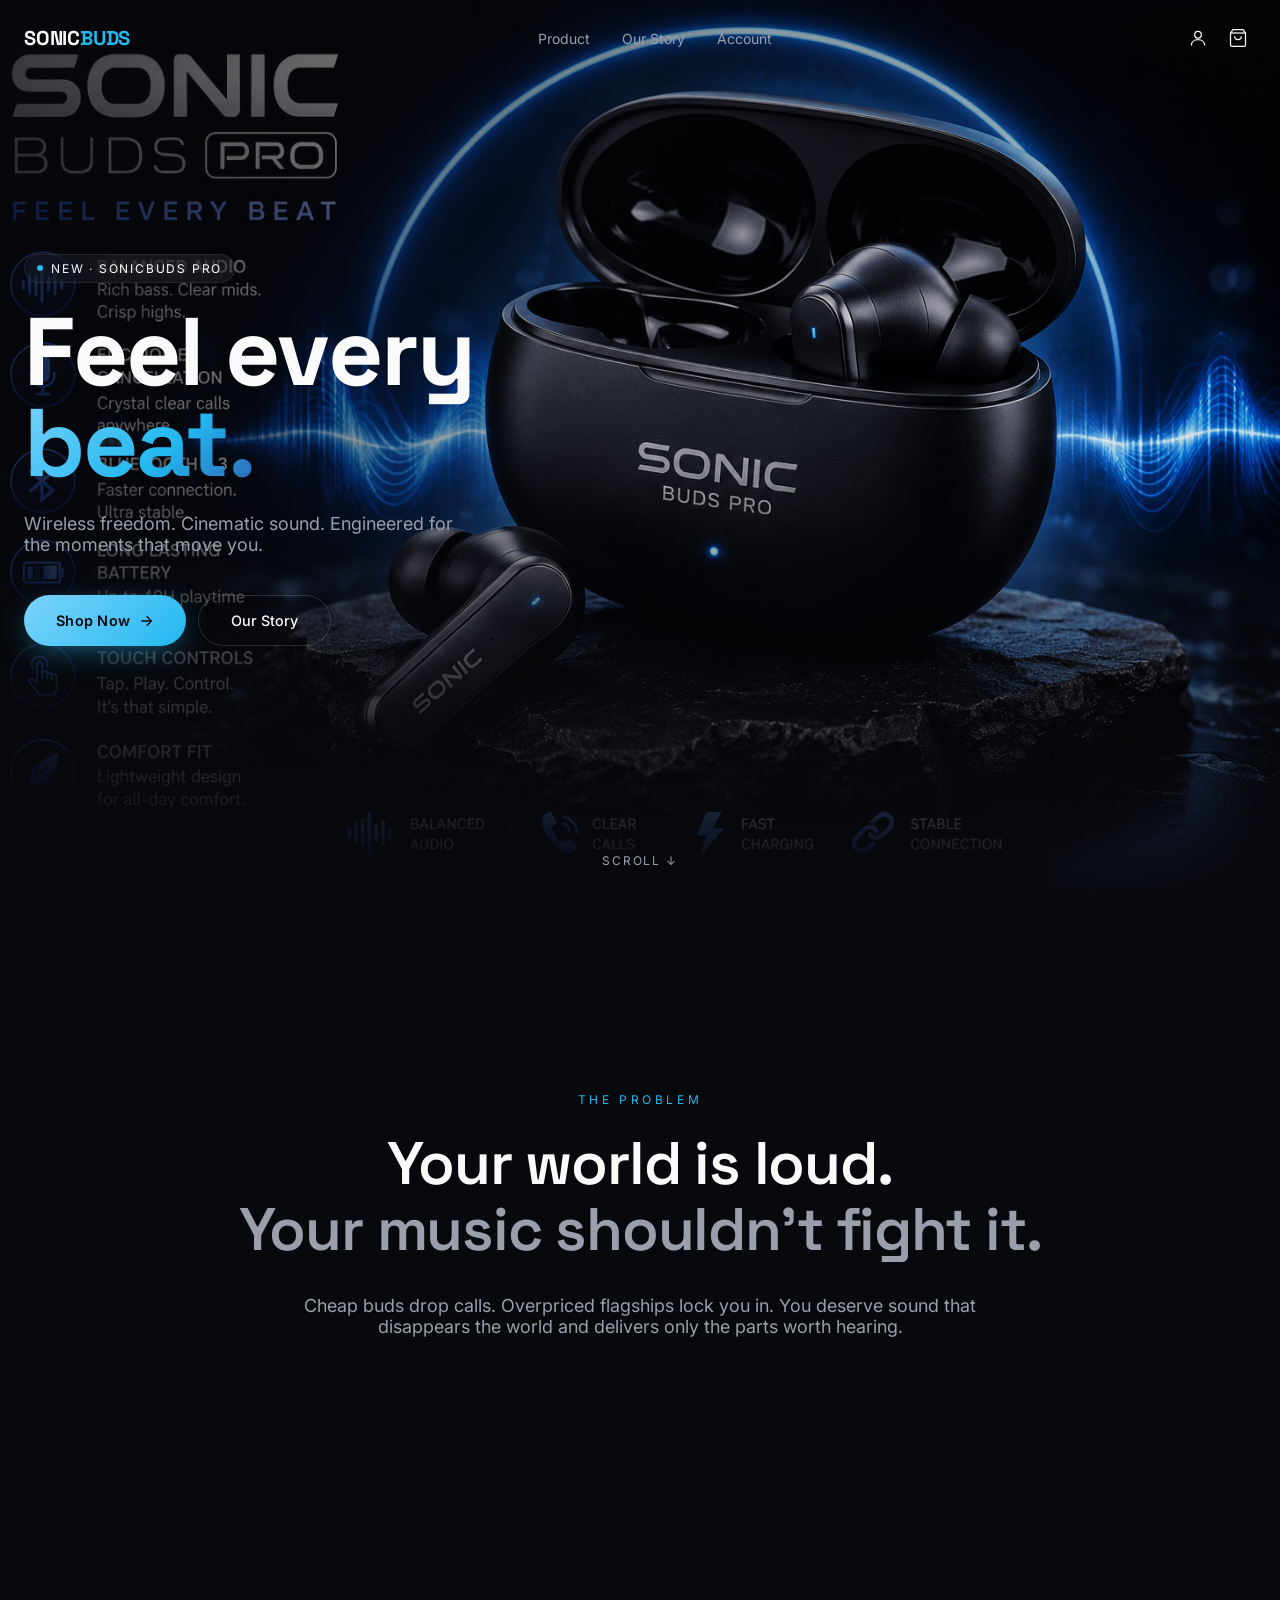
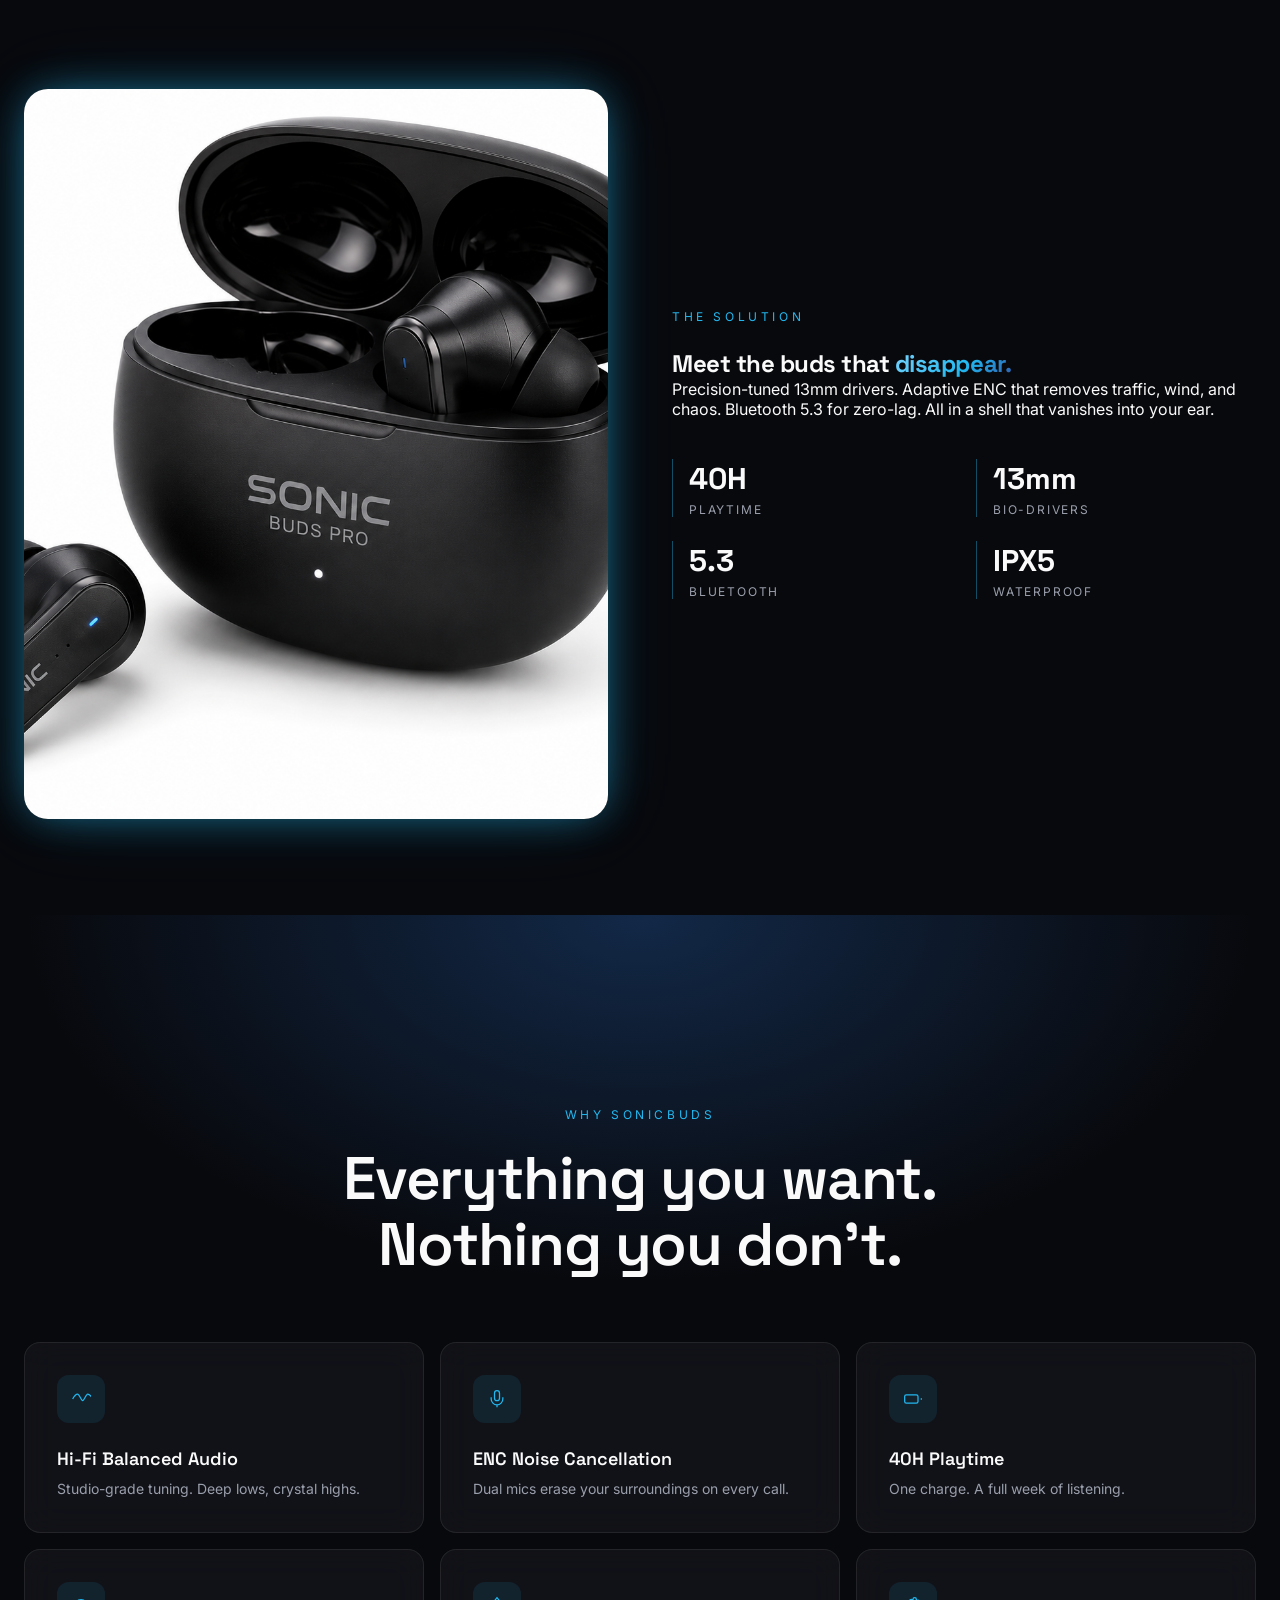
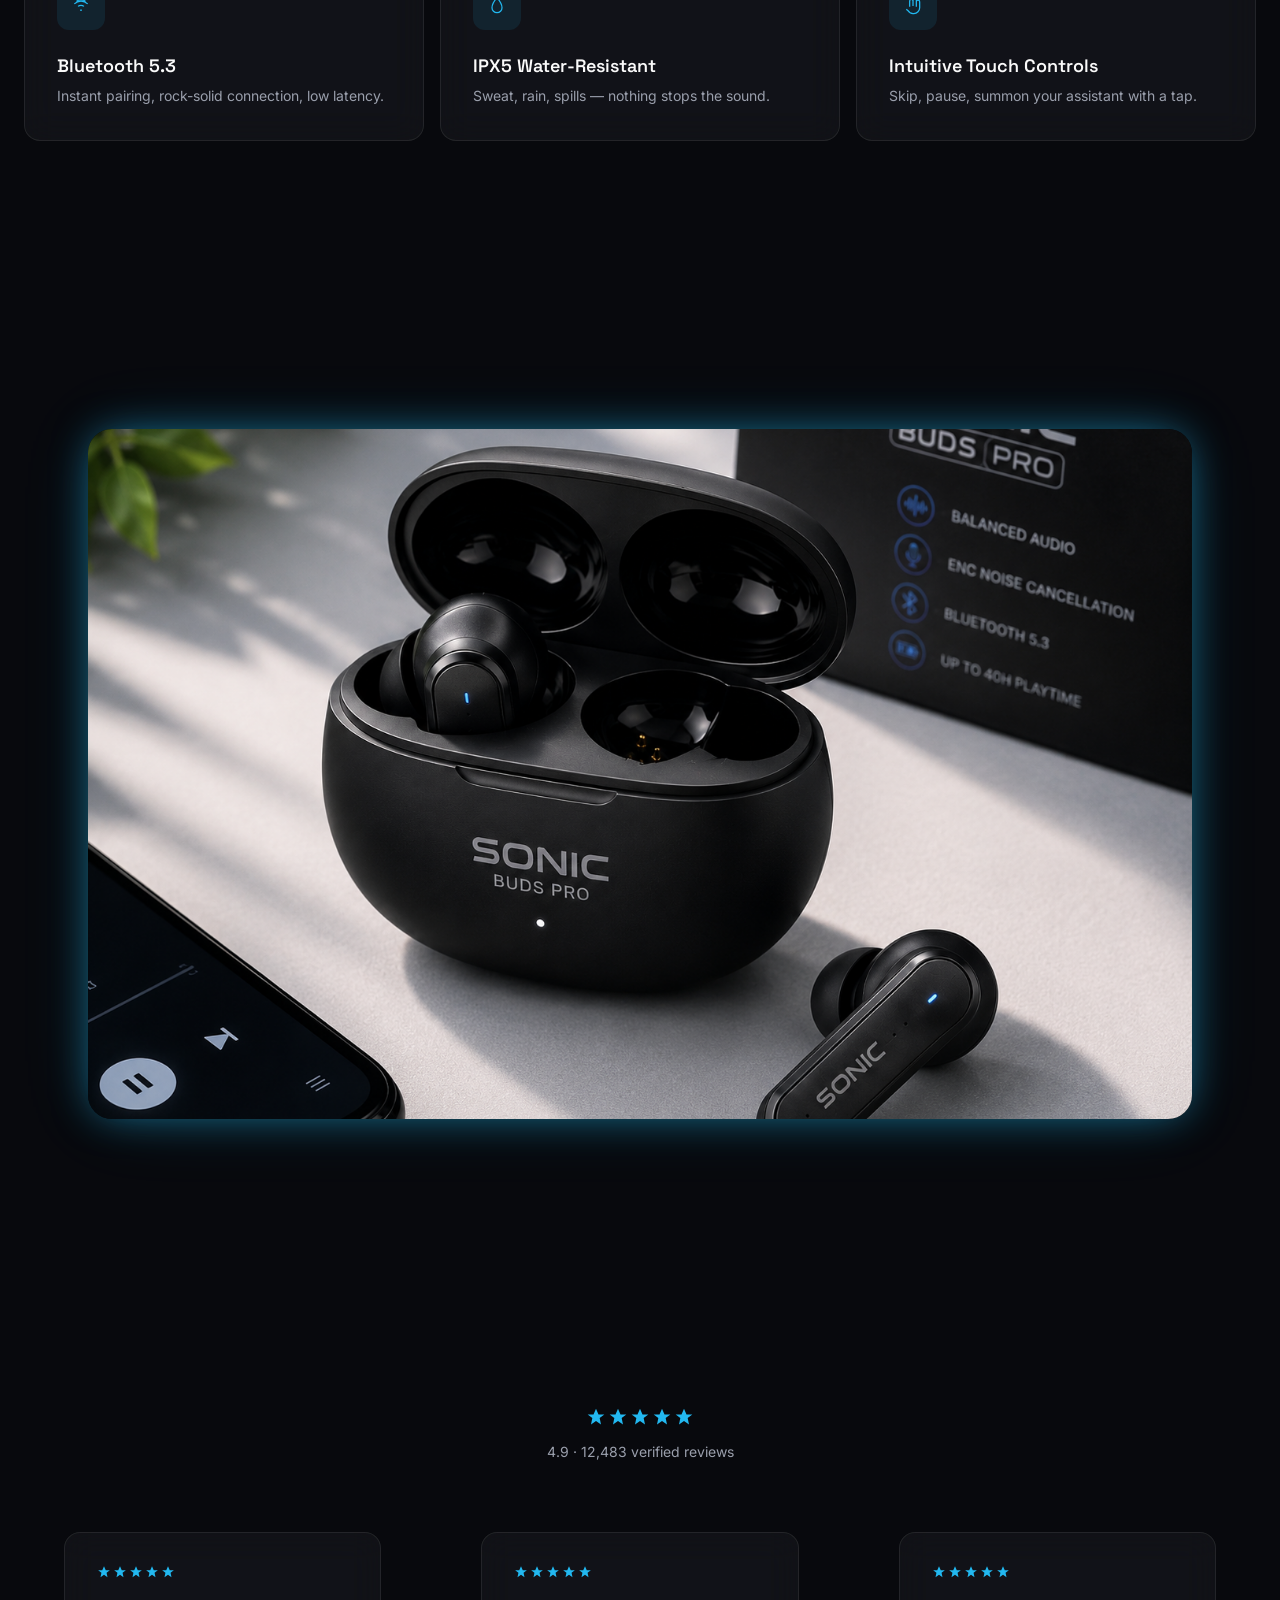
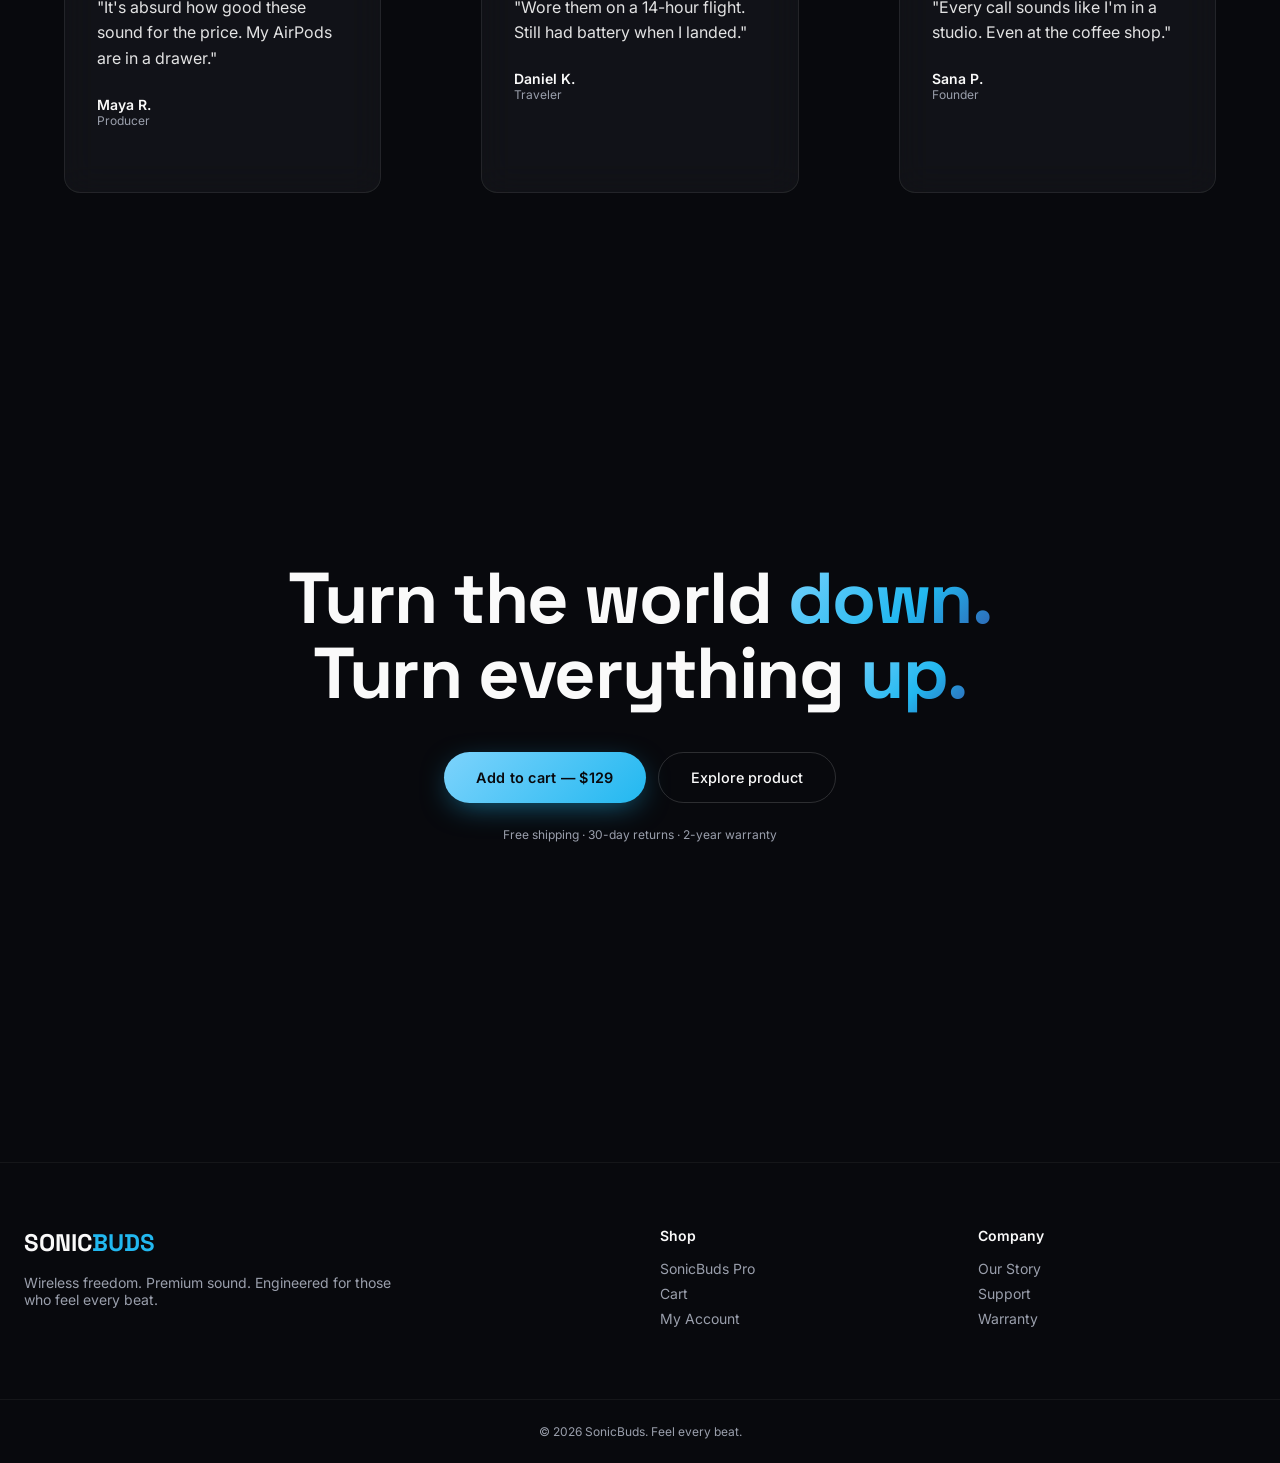
<file: index.html>
<!DOCTYPE html>
<html lang="en">
<head>
<meta charset="UTF-8">
<meta name="viewport" content="width=device-width, initial-scale=1">
<title>SonicBuds Pro — Feel Every Beat</title>
<meta name="description" content="Premium wireless earbuds engineered for immersive sound, ENC calling, and 40H of battery life. Wireless freedom, cinematic sound.">
<link rel="icon" href="data:,">
<link rel="stylesheet" href="styles.css">
</head>
<body>

<header class="nav" id="siteNav">
  <div class="nav-inner">
    <a href="index.html" class="brand">SONIC<span class="accent">BUDS</span></a>
    <nav class="nav-links">
      <a href="product.html">Product</a>
      <a href="about.html">Our Story</a>
      <a href="account.html">Account</a>
    </nav>
    <div class="nav-actions">
      <a href="account.html" class="icon-btn" aria-label="Account">
        <svg viewBox="0 0 24 24" fill="none" stroke="currentColor" stroke-width="1.5"><circle cx="12" cy="8" r="4"/><path d="M4 21c0-4.4 3.6-7 8-7s8 2.6 8 7"/></svg>
      </a>
      <button class="icon-btn" id="cartBtn" aria-label="Cart">
        <svg viewBox="0 0 24 24" fill="none" stroke="currentColor" stroke-width="1.5"><path d="M6 2 3 6v14a2 2 0 0 0 2 2h14a2 2 0 0 0 2-2V6l-3-4Z"/><path d="M3 6h18"/><path d="M16 10a4 4 0 0 1-8 0"/></svg>
        <span class="cart-badge" id="cartBadgeNav">0</span>
      </button>
    </div>
  </div>
</header>

<main>

  <section class="hero" id="hero">
    <div class="hero-media">
      <img src="heroic image.png" alt="SonicBuds Pro cinematic hero">
      <div class="grad1"></div>
      <div class="grad2"></div>
    </div>
    <div class="hero-content">
      <div class="hero-inner">
        <div class="hero-copy">
          <div class="hero-badge glass"><span class="dot animate-pulse-glow"></span>New · SonicBuds Pro</div>
          <h1>Feel every<br><span class="text-gradient">beat.</span></h1>
          <p class="hero-sub">Wireless freedom. Cinematic sound. Engineered for the moments that move you.</p>
          <div class="hero-cta">
            <a href="product.html" class="btn-electric">Shop Now
              <svg width="16" height="16" viewBox="0 0 24 24" fill="none" stroke="currentColor" stroke-width="2"><path d="M5 12h14M13 5l7 7-7 7"/></svg>
            </a>
            <a href="about.html" class="btn-ghost">Our Story</a>
          </div>
        </div>
      </div>
    </div>
    <div class="scroll-hint">Scroll ↓</div>
  </section>

  <!-- PROBLEM -->
  <section class="section-lg">
    <div class="wrap-sm">
      <div class="narrative-head">
        <div class="eyebrow reveal">The Problem</div>
        <h2 class="reveal">Your world is loud.<br><span class="dim">Your music shouldn't fight it.</span></h2>
        <p class="reveal">Cheap buds drop calls. Overpriced flagships lock you in. You deserve sound that disappears the world and delivers only the parts worth hearing.</p>
      </div>
    </div>
  </section>

  <!-- SOLUTION -->
  <section class="section">
    <div class="wrap">
      <div class="solution-grid">
        <div class="solution-media glow-electric reveal">
          <img src="product ear.png" alt="SonicBuds Pro cinematic">
        </div>
        <div>
          <div class="eyebrow reveal">The Solution</div>
          <h2 class="solution-copy reveal" style="margin-top:24px;">Meet the buds that <span class="text-gradient">disappear.</span></h2>
          <p class="solution-copy reveal">Precision-tuned 13mm drivers. Adaptive ENC that removes traffic, wind, and chaos. Bluetooth 5.3 for zero-lag. All in a shell that vanishes into your ear.</p>
          <div class="stat-grid reveal">
            <div class="stat-item"><div class="k">40H</div><div class="v">Playtime</div></div>
            <div class="stat-item"><div class="k">13mm</div><div class="v">Bio-drivers</div></div>
            <div class="stat-item"><div class="k">5.3</div><div class="v">Bluetooth</div></div>
            <div class="stat-item"><div class="k">IPX5</div><div class="v">Waterproof</div></div>
          </div>
        </div>
      </div>
    </div>
  </section>

  <!-- FEATURE GRID -->
  <section class="section-lg bg-radial-glow">
    <div class="wrap">
      <div class="narrative-head reveal">
        <div class="eyebrow">Why SonicBuds</div>
        <h2>Everything you want.<br>Nothing you don't.</h2>
      </div>
      <div class="feature-grid">
        <div class="feature-card glass reveal">
          <div class="ico"><svg viewBox="0 0 24 24" fill="none" stroke="currentColor" stroke-width="1.5"><path d="M2 12c2-4 4-6 6-6s4 8 6 8 4-8 6-8 4 2 6 6"/></svg></div>
          <div class="t">Hi-Fi Balanced Audio</div>
          <p class="b">Studio-grade tuning. Deep lows, crystal highs.</p>
        </div>
        <div class="feature-card glass reveal">
          <div class="ico"><svg viewBox="0 0 24 24" fill="none" stroke="currentColor" stroke-width="1.5"><rect x="9" y="2" width="6" height="12" rx="3"/><path d="M5 10v2a7 7 0 0 0 14 0v-2M12 19v3"/></svg></div>
          <div class="t">ENC Noise Cancellation</div>
          <p class="b">Dual mics erase your surroundings on every call.</p>
        </div>
        <div class="feature-card glass reveal">
          <div class="ico"><svg viewBox="0 0 24 24" fill="none" stroke="currentColor" stroke-width="1.5"><rect x="2" y="7" width="16" height="10" rx="2"/><path d="M22 11v2"/></svg></div>
          <div class="t">40H Playtime</div>
          <p class="b">One charge. A full week of listening.</p>
        </div>
        <div class="feature-card glass reveal">
          <div class="ico"><svg viewBox="0 0 24 24" fill="none" stroke="currentColor" stroke-width="1.5"><path d="M6.5 6.5c3-3 8-3 11 0M4 9.5c4.5-4.5 11.5-4.5 16 0M8.5 12.5c1.8-1.8 5.2-1.8 7 0"/><circle cx="12" cy="17" r="1" fill="currentColor" stroke="none"/></svg></div>
          <div class="t">Bluetooth 5.3</div>
          <p class="b">Instant pairing, rock-solid connection, low latency.</p>
        </div>
        <div class="feature-card glass reveal">
          <div class="ico"><svg viewBox="0 0 24 24" fill="none" stroke="currentColor" stroke-width="1.5"><path d="M12 2s6 7 6 12a6 6 0 0 1-12 0c0-5 6-12 6-12Z"/></svg></div>
          <div class="t">IPX5 Water-Resistant</div>
          <p class="b">Sweat, rain, spills — nothing stops the sound.</p>
        </div>
        <div class="feature-card glass reveal">
          <div class="ico"><svg viewBox="0 0 24 24" fill="none" stroke="currentColor" stroke-width="1.5"><path d="M8 13V6a2 2 0 1 1 4 0v6M12 12V4a2 2 0 1 1 4 0v8M16 13V7a2 2 0 1 1 4 0v7a7 7 0 0 1-7 7h-1a7 7 0 0 1-6-3.4L4 16"/></svg></div>
          <div class="t">Intuitive Touch Controls</div>
          <p class="b">Skip, pause, summon your assistant with a tap.</p>
        </div>
      </div>
    </div>
  </section>

  <!-- BIG FEATURE IMAGE -->
  <section class="section">
    <div class="wrap" style="max-width:1152px;">
      <div class="big-media glow-electric reveal">
        <img src="product earbud.png" alt="SonicBuds Pro features">
      </div>
    </div>
  </section>

  <!-- SOCIAL PROOF -->
  <section class="section-lg">
    <div class="wrap">
      <div class="social-head reveal">
        <div class="stars-row">
          <svg viewBox="0 0 24 24"><path d="M12 2l3 7h7l-5.6 4.2L18 21l-6-4.2L6 21l1.6-7.8L2 9h7z"/></svg>
          <svg viewBox="0 0 24 24"><path d="M12 2l3 7h7l-5.6 4.2L18 21l-6-4.2L6 21l1.6-7.8L2 9h7z"/></svg>
          <svg viewBox="0 0 24 24"><path d="M12 2l3 7h7l-5.6 4.2L18 21l-6-4.2L6 21l1.6-7.8L2 9h7z"/></svg>
          <svg viewBox="0 0 24 24"><path d="M12 2l3 7h7l-5.6 4.2L18 21l-6-4.2L6 21l1.6-7.8L2 9h7z"/></svg>
          <svg viewBox="0 0 24 24"><path d="M12 2l3 7h7l-5.6 4.2L18 21l-6-4.2L6 21l1.6-7.8L2 9h7z"/></svg>
        </div>
        <div class="n">4.9 · 12,483 verified reviews</div>
      </div>
      <div class="testimonial-grid">
        <blockquote class="testimonial glass reveal">
          <div class="stars">
            <svg viewBox="0 0 24 24"><path d="M12 2l3 7h7l-5.6 4.2L18 21l-6-4.2L6 21l1.6-7.8L2 9h7z"/></svg>
            <svg viewBox="0 0 24 24"><path d="M12 2l3 7h7l-5.6 4.2L18 21l-6-4.2L6 21l1.6-7.8L2 9h7z"/></svg>
            <svg viewBox="0 0 24 24"><path d="M12 2l3 7h7l-5.6 4.2L18 21l-6-4.2L6 21l1.6-7.8L2 9h7z"/></svg>
            <svg viewBox="0 0 24 24"><path d="M12 2l3 7h7l-5.6 4.2L18 21l-6-4.2L6 21l1.6-7.8L2 9h7z"/></svg>
            <svg viewBox="0 0 24 24"><path d="M12 2l3 7h7l-5.6 4.2L18 21l-6-4.2L6 21l1.6-7.8L2 9h7z"/></svg>
          </div>
          <p>"It's absurd how good these sound for the price. My AirPods are in a drawer."</p>
          <footer><div class="name">Maya R.</div><div class="role">Producer</div></footer>
        </blockquote>
        <blockquote class="testimonial glass reveal">
          <div class="stars">
            <svg viewBox="0 0 24 24"><path d="M12 2l3 7h7l-5.6 4.2L18 21l-6-4.2L6 21l1.6-7.8L2 9h7z"/></svg>
            <svg viewBox="0 0 24 24"><path d="M12 2l3 7h7l-5.6 4.2L18 21l-6-4.2L6 21l1.6-7.8L2 9h7z"/></svg>
            <svg viewBox="0 0 24 24"><path d="M12 2l3 7h7l-5.6 4.2L18 21l-6-4.2L6 21l1.6-7.8L2 9h7z"/></svg>
            <svg viewBox="0 0 24 24"><path d="M12 2l3 7h7l-5.6 4.2L18 21l-6-4.2L6 21l1.6-7.8L2 9h7z"/></svg>
            <svg viewBox="0 0 24 24"><path d="M12 2l3 7h7l-5.6 4.2L18 21l-6-4.2L6 21l1.6-7.8L2 9h7z"/></svg>
          </div>
          <p>"Wore them on a 14-hour flight. Still had battery when I landed."</p>
          <footer><div class="name">Daniel K.</div><div class="role">Traveler</div></footer>
        </blockquote>
        <blockquote class="testimonial glass reveal">
          <div class="stars">
            <svg viewBox="0 0 24 24"><path d="M12 2l3 7h7l-5.6 4.2L18 21l-6-4.2L6 21l1.6-7.8L2 9h7z"/></svg>
            <svg viewBox="0 0 24 24"><path d="M12 2l3 7h7l-5.6 4.2L18 21l-6-4.2L6 21l1.6-7.8L2 9h7z"/></svg>
            <svg viewBox="0 0 24 24"><path d="M12 2l3 7h7l-5.6 4.2L18 21l-6-4.2L6 21l1.6-7.8L2 9h7z"/></svg>
            <svg viewBox="0 0 24 24"><path d="M12 2l3 7h7l-5.6 4.2L18 21l-6-4.2L6 21l1.6-7.8L2 9h7z"/></svg>
            <svg viewBox="0 0 24 24"><path d="M12 2l3 7h7l-5.6 4.2L18 21l-6-4.2L6 21l1.6-7.8L2 9h7z"/></svg>
          </div>
          <p>"Every call sounds like I'm in a studio. Even at the coffee shop."</p>
          <footer><div class="name">Sana P.</div><div class="role">Founder</div></footer>
        </blockquote>
      </div>
    </div>
  </section>

  <!-- CTA -->
  <section class="section-lg cta-section">
    <div class="wrap-sm">
      <h2 class="reveal">Turn the world <span class="text-gradient">down.</span><br>Turn everything <span class="text-gradient">up.</span></h2>
      <div class="cta-actions reveal">
        <button class="btn-electric" id="ctaAddBtn">Add to cart — $129</button>
        <a href="product.html" class="btn-ghost">Explore product</a>
      </div>
      <p class="cta-note reveal">Free shipping · 30-day returns · 2-year warranty</p>
    </div>
  </section>

</main>

<footer class="footer">
  <div class="footer-inner">
    <div class="footer-brand">
      <div class="footer-logo">SONIC<span style="color:var(--electric)">BUDS</span></div>
      <p>Wireless freedom. Premium sound. Engineered for those who feel every beat.</p>
    </div>
    <div class="footer-col">
      <div class="h">Shop</div>
      <ul>
        <li><a href="product.html">SonicBuds Pro</a></li>
        <li><a href="cart.html">Cart</a></li>
        <li><a href="account.html">My Account</a></li>
      </ul>
    </div>
    <div class="footer-col">
      <div class="h">Company</div>
      <ul>
        <li><a href="about.html">Our Story</a></li>
        <li><a href="#">Support</a></li>
        <li><a href="#">Warranty</a></li>
      </ul>
    </div>
  </div>
  <div class="footer-bottom">© 2026 SonicBuds. Feel every beat.</div>
</footer>

<div class="overlay" id="cartOverlay"></div>
<aside class="cart-drawer" id="cartDrawer">
  <div class="cart-drawer-head">
    <div class="title">Your Cart</div>
    <button id="drawerClose" aria-label="Close cart">
      <svg viewBox="0 0 24 24" width="20" height="20" fill="none" stroke="currentColor" stroke-width="1.5"><path d="M18 6 6 18M6 6l12 12"/></svg>
    </button>
  </div>
  <div class="cart-drawer-body" id="drawerBody"></div>
  <div class="cart-drawer-footer" id="drawerFooter"></div>
</aside>

<script src="cart.js"></script>
<script src="main.js"></script>
<script>
  document.getElementById("ctaAddBtn").addEventListener("click", () => addToCart(SB_PRODUCT, 1));
</script>
</body>
</html>
</file>
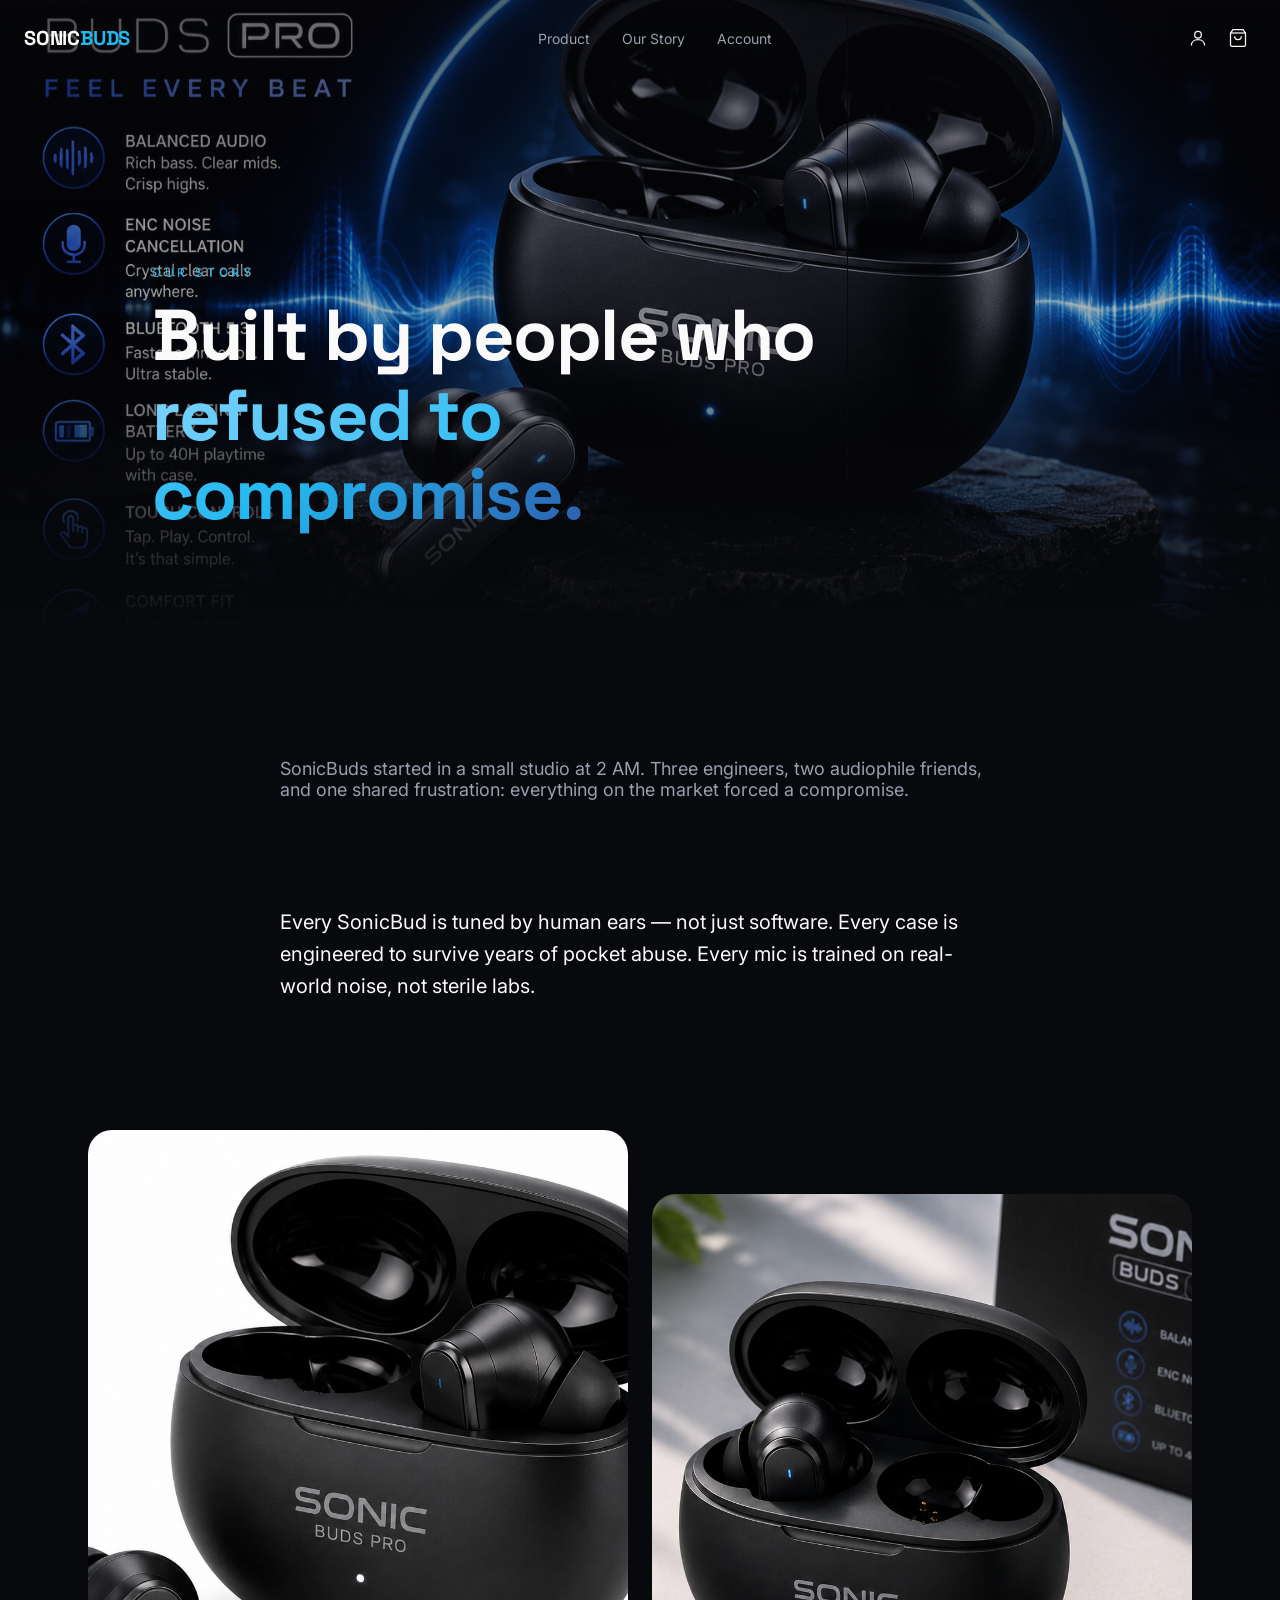
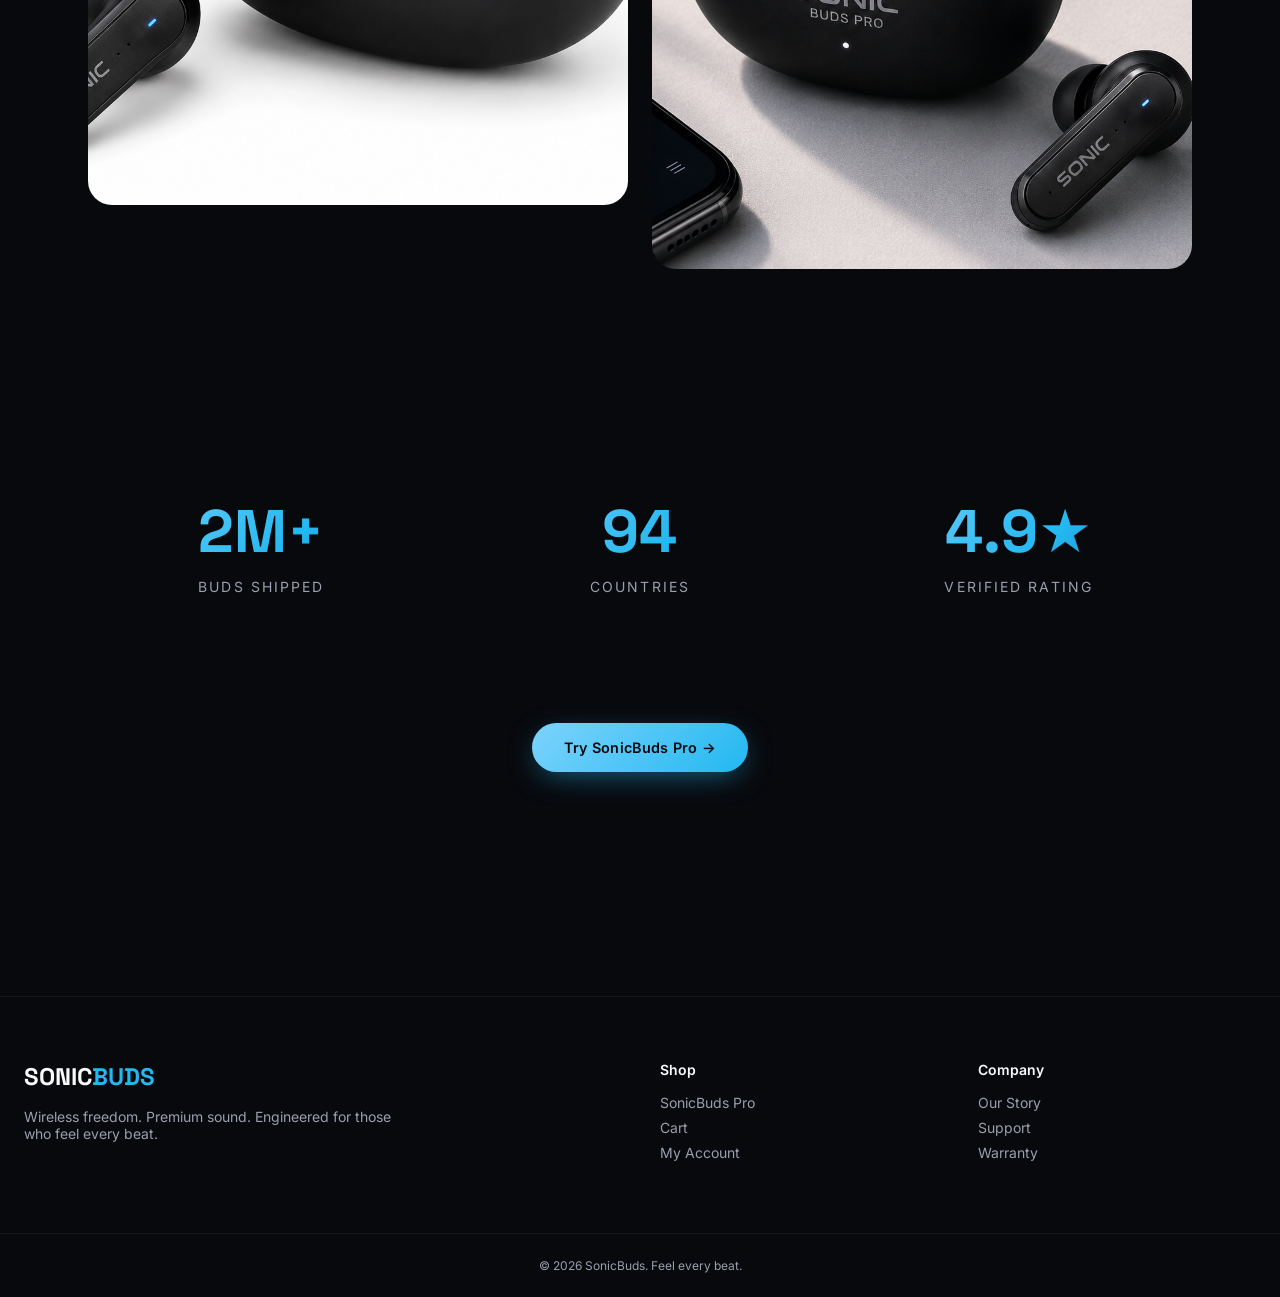
<file: about.html>
<!DOCTYPE html>
<html lang="en">
<head>
<meta charset="UTF-8">
<meta name="viewport" content="width=device-width, initial-scale=1">
<title>Our Story · SonicBuds</title>
<meta name="description" content="SonicBuds was built by audiophiles who refused to pick between price, sound and design.">
<link rel="icon" href="data:,">
<link rel="stylesheet" href="styles.css">
</head>
<body>

<header class="nav" id="siteNav">
  <div class="nav-inner">
    <a href="index.html" class="brand">SONIC<span class="accent">BUDS</span></a>
    <nav class="nav-links">
      <a href="product.html">Product</a>
      <a href="about.html">Our Story</a>
      <a href="account.html">Account</a>
    </nav>
    <div class="nav-actions">
      <a href="account.html" class="icon-btn" aria-label="Account">
        <svg viewBox="0 0 24 24" fill="none" stroke="currentColor" stroke-width="1.5"><circle cx="12" cy="8" r="4"/><path d="M4 21c0-4.4 3.6-7 8-7s8 2.6 8 7"/></svg>
      </a>
      <button class="icon-btn" id="cartBtn" aria-label="Cart">
        <svg viewBox="0 0 24 24" fill="none" stroke="currentColor" stroke-width="1.5"><path d="M6 2 3 6v14a2 2 0 0 0 2 2h14a2 2 0 0 0 2-2V6l-3-4Z"/><path d="M3 6h18"/><path d="M16 10a4 4 0 0 1-8 0"/></svg>
        <span class="cart-badge" id="cartBadgeNav">0</span>
      </button>
    </div>
  </div>
</header>

<main>

  <section class="about-hero" id="aboutHero">
    <div class="hero-media">
      <img src="heroic image.png" alt="">
    </div>
    <div class="grad"></div>
    <div class="about-hero-content">
      <div class="inner">
        <p class="eyebrow">Our Story</p>
        <h1>Built by people who <span class="text-gradient">refused to compromise.</span></h1>
      </div>
    </div>
  </section>

  <section class="about-body">
    <p class="reveal">SonicBuds started in a small studio at 2 AM. Three engineers, two audiophile friends, and one shared frustration: everything on the market forced a compromise.</p>
    <p class="reveal">You either paid a premium for a name, or accepted plastic sound and dropped calls. There was no middle. So we built the middle — and made it better than the top.</p>
    <p class="strong reveal">Every SonicBud is tuned by human ears — not just software. Every case is engineered to survive years of pocket abuse. Every mic is trained on real-world noise, not sterile labs.</p>
  </section>

  <section class="about-grid2">
    <div class="img1 reveal"><img src="product ear.png" alt=""></div>
    <div class="img2 reveal"><img src="product earbud.png" alt=""></div>
  </section>

  <section class="about-stats">
    <div class="reveal"><div class="k text-gradient">2M+</div><div class="v">Buds shipped</div></div>
    <div class="reveal"><div class="k text-gradient">94</div><div class="v">Countries</div></div>
    <div class="reveal"><div class="k text-gradient">4.9★</div><div class="v">Verified rating</div></div>
  </section>

  <section class="about-cta">
    <a href="product.html" class="btn-electric reveal">Try SonicBuds Pro →</a>
  </section>

</main>

<footer class="footer">
  <div class="footer-inner">
    <div class="footer-brand">
      <div class="footer-logo">SONIC<span style="color:var(--electric)">BUDS</span></div>
      <p>Wireless freedom. Premium sound. Engineered for those who feel every beat.</p>
    </div>
    <div class="footer-col">
      <div class="h">Shop</div>
      <ul>
        <li><a href="product.html">SonicBuds Pro</a></li>
        <li><a href="cart.html">Cart</a></li>
        <li><a href="account.html">My Account</a></li>
      </ul>
    </div>
    <div class="footer-col">
      <div class="h">Company</div>
      <ul>
        <li><a href="about.html">Our Story</a></li>
        <li><a href="#">Support</a></li>
        <li><a href="#">Warranty</a></li>
      </ul>
    </div>
  </div>
  <div class="footer-bottom">© 2026 SonicBuds. Feel every beat.</div>
</footer>

<div class="overlay" id="cartOverlay"></div>
<aside class="cart-drawer" id="cartDrawer">
  <div class="cart-drawer-head">
    <div class="title">Your Cart</div>
    <button id="drawerClose" aria-label="Close cart">
      <svg viewBox="0 0 24 24" width="20" height="20" fill="none" stroke="currentColor" stroke-width="1.5"><path d="M18 6 6 18M6 6l12 12"/></svg>
    </button>
  </div>
  <div class="cart-drawer-body" id="drawerBody"></div>
  <div class="cart-drawer-footer" id="drawerFooter"></div>
</aside>

<script src="cart.js"></script>
<script src="main.js"></script>
</body>
</html>
</file>
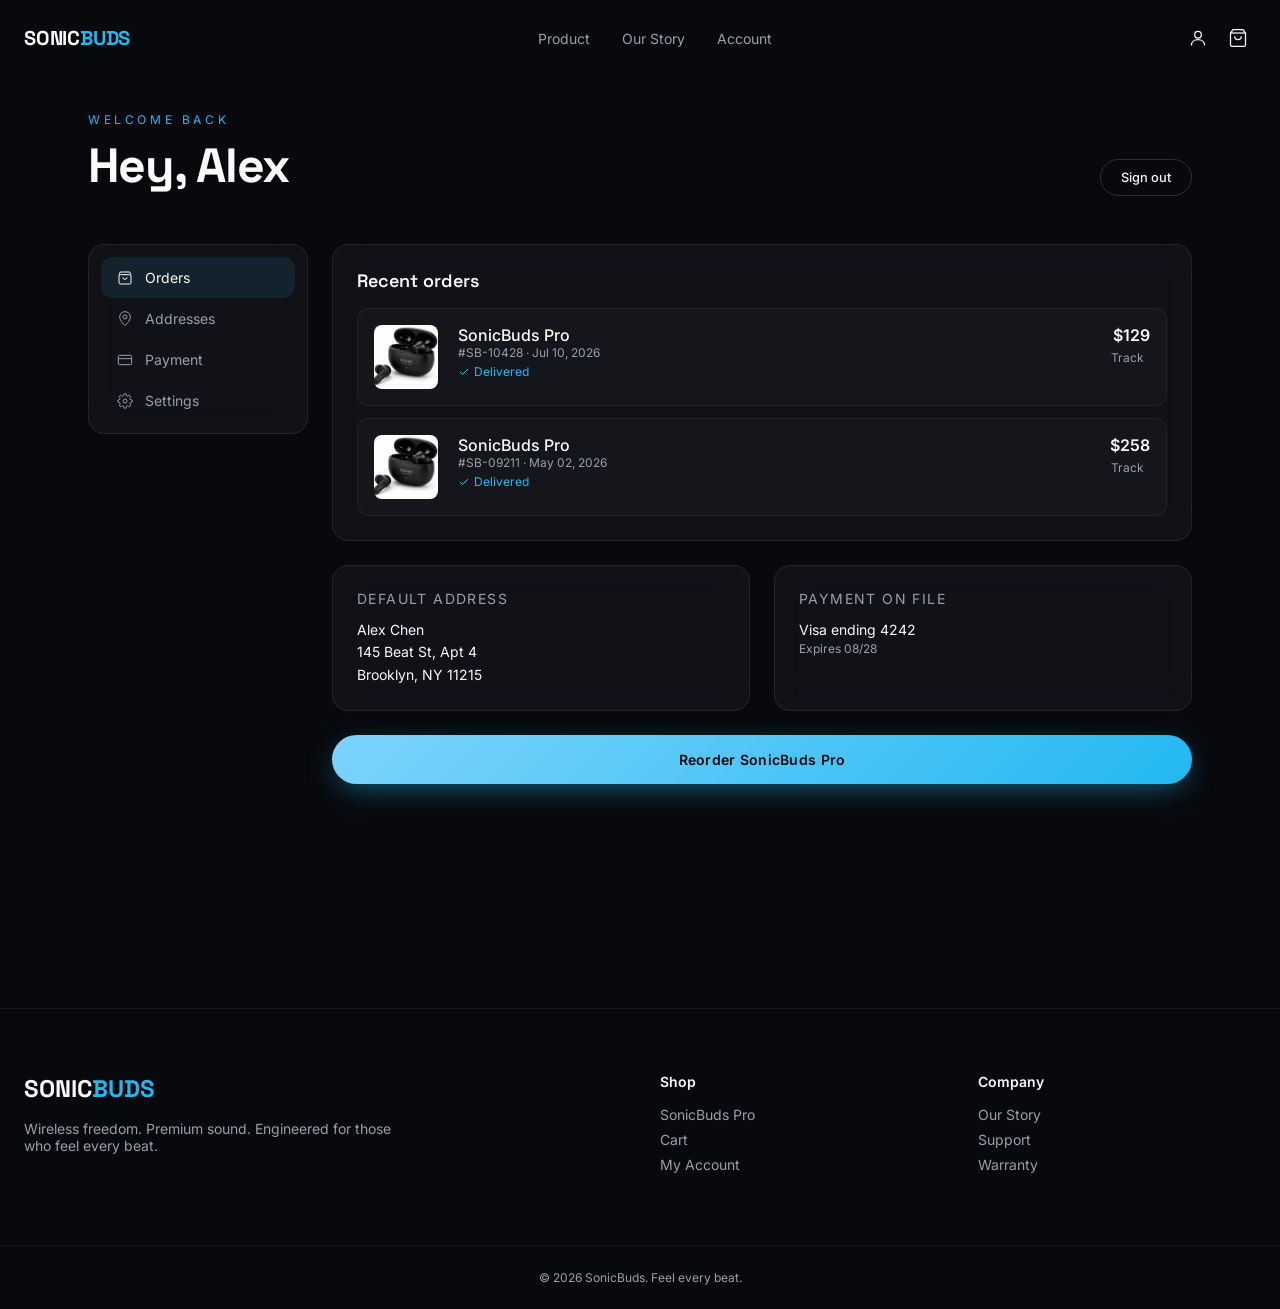
<file: account.html>
<!DOCTYPE html>
<html lang="en">
<head>
<meta charset="UTF-8">
<meta name="viewport" content="width=device-width, initial-scale=1">
<title>My Account · SonicBuds</title>
<meta name="robots" content="noindex">
<link rel="icon" href="data:,">
<link rel="stylesheet" href="styles.css">
</head>
<body>

<header class="nav" id="siteNav">
  <div class="nav-inner">
    <a href="index.html" class="brand">SONIC<span class="accent">BUDS</span></a>
    <nav class="nav-links">
      <a href="product.html">Product</a>
      <a href="about.html">Our Story</a>
      <a href="account.html">Account</a>
    </nav>
    <div class="nav-actions">
      <a href="account.html" class="icon-btn" aria-label="Account">
        <svg viewBox="0 0 24 24" fill="none" stroke="currentColor" stroke-width="1.5"><circle cx="12" cy="8" r="4"/><path d="M4 21c0-4.4 3.6-7 8-7s8 2.6 8 7"/></svg>
      </a>
      <button class="icon-btn" id="cartBtn" aria-label="Cart">
        <svg viewBox="0 0 24 24" fill="none" stroke="currentColor" stroke-width="1.5"><path d="M6 2 3 6v14a2 2 0 0 0 2 2h14a2 2 0 0 0 2-2V6l-3-4Z"/><path d="M3 6h18"/><path d="M16 10a4 4 0 0 1-8 0"/></svg>
        <span class="cart-badge" id="cartBadgeNav">0</span>
      </button>
    </div>
  </div>
</header>

<main class="account-wrap">
  <div class="account-head">
    <div>
      <p class="eyebrow">Welcome back</p>
      <h1>Hey, Alex</h1>
    </div>
    <button class="btn-ghost text-sm">Sign out</button>
  </div>

  <div class="account-grid">
    <nav class="account-nav glass">
      <button class="active"><svg viewBox="0 0 24 24" fill="none" stroke="currentColor" stroke-width="1.5"><rect x="3" y="7" width="18" height="14" rx="2"/><path d="M3 7l2-4h14l2 4"/><path d="M9 11a3 3 0 0 0 6 0"/></svg>Orders</button>
      <button><svg viewBox="0 0 24 24" fill="none" stroke="currentColor" stroke-width="1.5"><path d="M12 22s8-7.5 8-13a8 8 0 0 0-16 0c0 5.5 8 13 8 13Z"/><circle cx="12" cy="9" r="3"/></svg>Addresses</button>
      <button><svg viewBox="0 0 24 24" fill="none" stroke="currentColor" stroke-width="1.5"><rect x="2" y="5" width="20" height="14" rx="2"/><path d="M2 10h20"/></svg>Payment</button>
      <button><svg viewBox="0 0 24 24" fill="none" stroke="currentColor" stroke-width="1.5"><circle cx="12" cy="12" r="3"/><path d="M19.4 15a1.65 1.65 0 0 0 .33 1.82l.06.06a2 2 0 1 1-2.83 2.83l-.06-.06a1.65 1.65 0 0 0-1.82-.33 1.65 1.65 0 0 0-1 1.51V21a2 2 0 0 1-4 0v-.09A1.65 1.65 0 0 0 9 19.4a1.65 1.65 0 0 0-1.82.33l-.06.06a2 2 0 1 1-2.83-2.83l.06-.06a1.65 1.65 0 0 0 .33-1.82 1.65 1.65 0 0 0-1.51-1H3a2 2 0 0 1 0-4h.09A1.65 1.65 0 0 0 4.6 9a1.65 1.65 0 0 0-.33-1.82l-.06-.06a2 2 0 1 1 2.83-2.83l.06.06a1.65 1.65 0 0 0 1.82.33H9a1.65 1.65 0 0 0 1-1.51V3a2 2 0 0 1 4 0v.09a1.65 1.65 0 0 0 1 1.51 1.65 1.65 0 0 0 1.82-.33l.06-.06a2 2 0 1 1 2.83 2.83l-.06.06a1.65 1.65 0 0 0-.33 1.82V9a1.65 1.65 0 0 0 1.51 1H21a2 2 0 0 1 0 4h-.09a1.65 1.65 0 0 0-1.51 1Z"/></svg>Settings</button>
    </nav>

    <div class="account-main">
      <div class="orders-panel glass">
        <div class="h">Recent orders</div>
        <div class="order-card2">
          <div class="thumb"><img src="product ear.png" alt=""></div>
          <div class="info">
            <div class="name">SonicBuds Pro</div>
            <div class="meta">#SB-10428 · Jul 10, 2026</div>
            <div class="status"><svg viewBox="0 0 24 24" fill="none" stroke="currentColor" stroke-width="2"><path d="M20 6 9 17l-5-5"/></svg>Delivered</div>
          </div>
          <div class="right">
            <div class="total">$129</div>
            <button class="track">Track</button>
          </div>
        </div>
        <div class="order-card2">
          <div class="thumb"><img src="product ear.png" alt=""></div>
          <div class="info">
            <div class="name">SonicBuds Pro</div>
            <div class="meta">#SB-09211 · May 02, 2026</div>
            <div class="status"><svg viewBox="0 0 24 24" fill="none" stroke="currentColor" stroke-width="2"><path d="M20 6 9 17l-5-5"/></svg>Delivered</div>
          </div>
          <div class="right">
            <div class="total">$258</div>
            <button class="track">Track</button>
          </div>
        </div>
      </div>

      <div class="account-cards2">
        <div class="account-card2 glass">
          <div class="h">Default address</div>
          <div class="body">Alex Chen<br>145 Beat St, Apt 4<br>Brooklyn, NY 11215</div>
        </div>
        <div class="account-card2 glass">
          <div class="h">Payment on file</div>
          <div class="body">Visa ending 4242</div>
          <div class="sub">Expires 08/28</div>
        </div>
      </div>

      <a href="product.html" class="btn-electric" style="display:inline-flex;font-size:0.875rem;">Reorder SonicBuds Pro</a>
    </div>
  </div>
</main>

<footer class="footer">
  <div class="footer-inner">
    <div class="footer-brand">
      <div class="footer-logo">SONIC<span style="color:var(--electric)">BUDS</span></div>
      <p>Wireless freedom. Premium sound. Engineered for those who feel every beat.</p>
    </div>
    <div class="footer-col">
      <div class="h">Shop</div>
      <ul>
        <li><a href="product.html">SonicBuds Pro</a></li>
        <li><a href="cart.html">Cart</a></li>
        <li><a href="account.html">My Account</a></li>
      </ul>
    </div>
    <div class="footer-col">
      <div class="h">Company</div>
      <ul>
        <li><a href="about.html">Our Story</a></li>
        <li><a href="#">Support</a></li>
        <li><a href="#">Warranty</a></li>
      </ul>
    </div>
  </div>
  <div class="footer-bottom">© 2026 SonicBuds. Feel every beat.</div>
</footer>

<div class="overlay" id="cartOverlay"></div>
<aside class="cart-drawer" id="cartDrawer">
  <div class="cart-drawer-head">
    <div class="title">Your Cart</div>
    <button id="drawerClose" aria-label="Close cart">
      <svg viewBox="0 0 24 24" width="20" height="20" fill="none" stroke="currentColor" stroke-width="1.5"><path d="M18 6 6 18M6 6l12 12"/></svg>
    </button>
  </div>
  <div class="cart-drawer-body" id="drawerBody"></div>
  <div class="cart-drawer-footer" id="drawerFooter"></div>
</aside>

<script src="cart.js"></script>
<script src="main.js"></script>
</body>
</html>
</file>
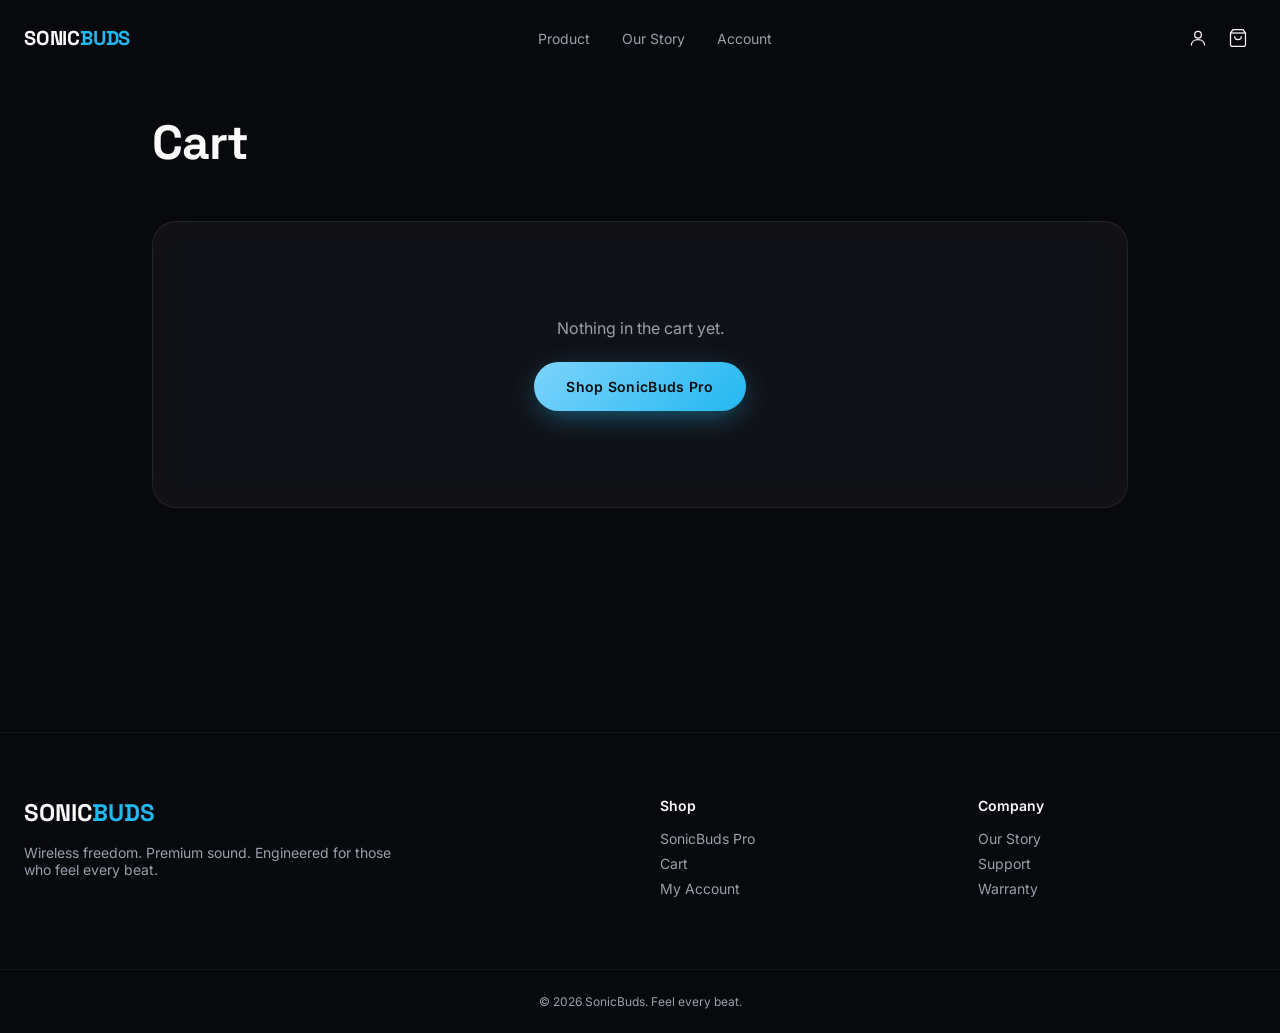
<file: cart.html>
<!DOCTYPE html>
<html lang="en">
<head>
<meta charset="UTF-8">
<meta name="viewport" content="width=device-width, initial-scale=1">
<title>Cart · SonicBuds</title>
<link rel="icon" href="data:,">
<link rel="stylesheet" href="styles.css">
</head>
<body>

<header class="nav" id="siteNav">
  <div class="nav-inner">
    <a href="index.html" class="brand">SONIC<span class="accent">BUDS</span></a>
    <nav class="nav-links">
      <a href="product.html">Product</a>
      <a href="about.html">Our Story</a>
      <a href="account.html">Account</a>
    </nav>
    <div class="nav-actions">
      <a href="account.html" class="icon-btn" aria-label="Account">
        <svg viewBox="0 0 24 24" fill="none" stroke="currentColor" stroke-width="1.5"><circle cx="12" cy="8" r="4"/><path d="M4 21c0-4.4 3.6-7 8-7s8 2.6 8 7"/></svg>
      </a>
      <button class="icon-btn" id="cartBtn" aria-label="Cart">
        <svg viewBox="0 0 24 24" fill="none" stroke="currentColor" stroke-width="1.5"><path d="M6 2 3 6v14a2 2 0 0 0 2 2h14a2 2 0 0 0 2-2V6l-3-4Z"/><path d="M3 6h18"/><path d="M16 10a4 4 0 0 1-8 0"/></svg>
        <span class="cart-badge" id="cartBadgeNav">0</span>
      </button>
    </div>
  </div>
</header>

<main class="page-top">
  <div class="wrap" style="max-width:1024px;">
    <h1 style="font-size:3rem;font-weight:700;">Cart</h1>
    <div id="cartPageRoot"></div>
  </div>
</main>

<footer class="footer">
  <div class="footer-inner">
    <div class="footer-brand">
      <div class="footer-logo">SONIC<span style="color:var(--electric)">BUDS</span></div>
      <p>Wireless freedom. Premium sound. Engineered for those who feel every beat.</p>
    </div>
    <div class="footer-col">
      <div class="h">Shop</div>
      <ul>
        <li><a href="product.html">SonicBuds Pro</a></li>
        <li><a href="cart.html">Cart</a></li>
        <li><a href="account.html">My Account</a></li>
      </ul>
    </div>
    <div class="footer-col">
      <div class="h">Company</div>
      <ul>
        <li><a href="about.html">Our Story</a></li>
        <li><a href="#">Support</a></li>
        <li><a href="#">Warranty</a></li>
      </ul>
    </div>
  </div>
  <div class="footer-bottom">© 2026 SonicBuds. Feel every beat.</div>
</footer>

<div class="overlay" id="cartOverlay"></div>
<aside class="cart-drawer" id="cartDrawer">
  <div class="cart-drawer-head">
    <div class="title">Your Cart</div>
    <button id="drawerClose" aria-label="Close cart">
      <svg viewBox="0 0 24 24" width="20" height="20" fill="none" stroke="currentColor" stroke-width="1.5"><path d="M18 6 6 18M6 6l12 12"/></svg>
    </button>
  </div>
  <div class="cart-drawer-body" id="drawerBody"></div>
  <div class="cart-drawer-footer" id="drawerFooter"></div>
</aside>

<script src="cart.js"></script>
<script src="main.js"></script>
</body>
</html>
</file>
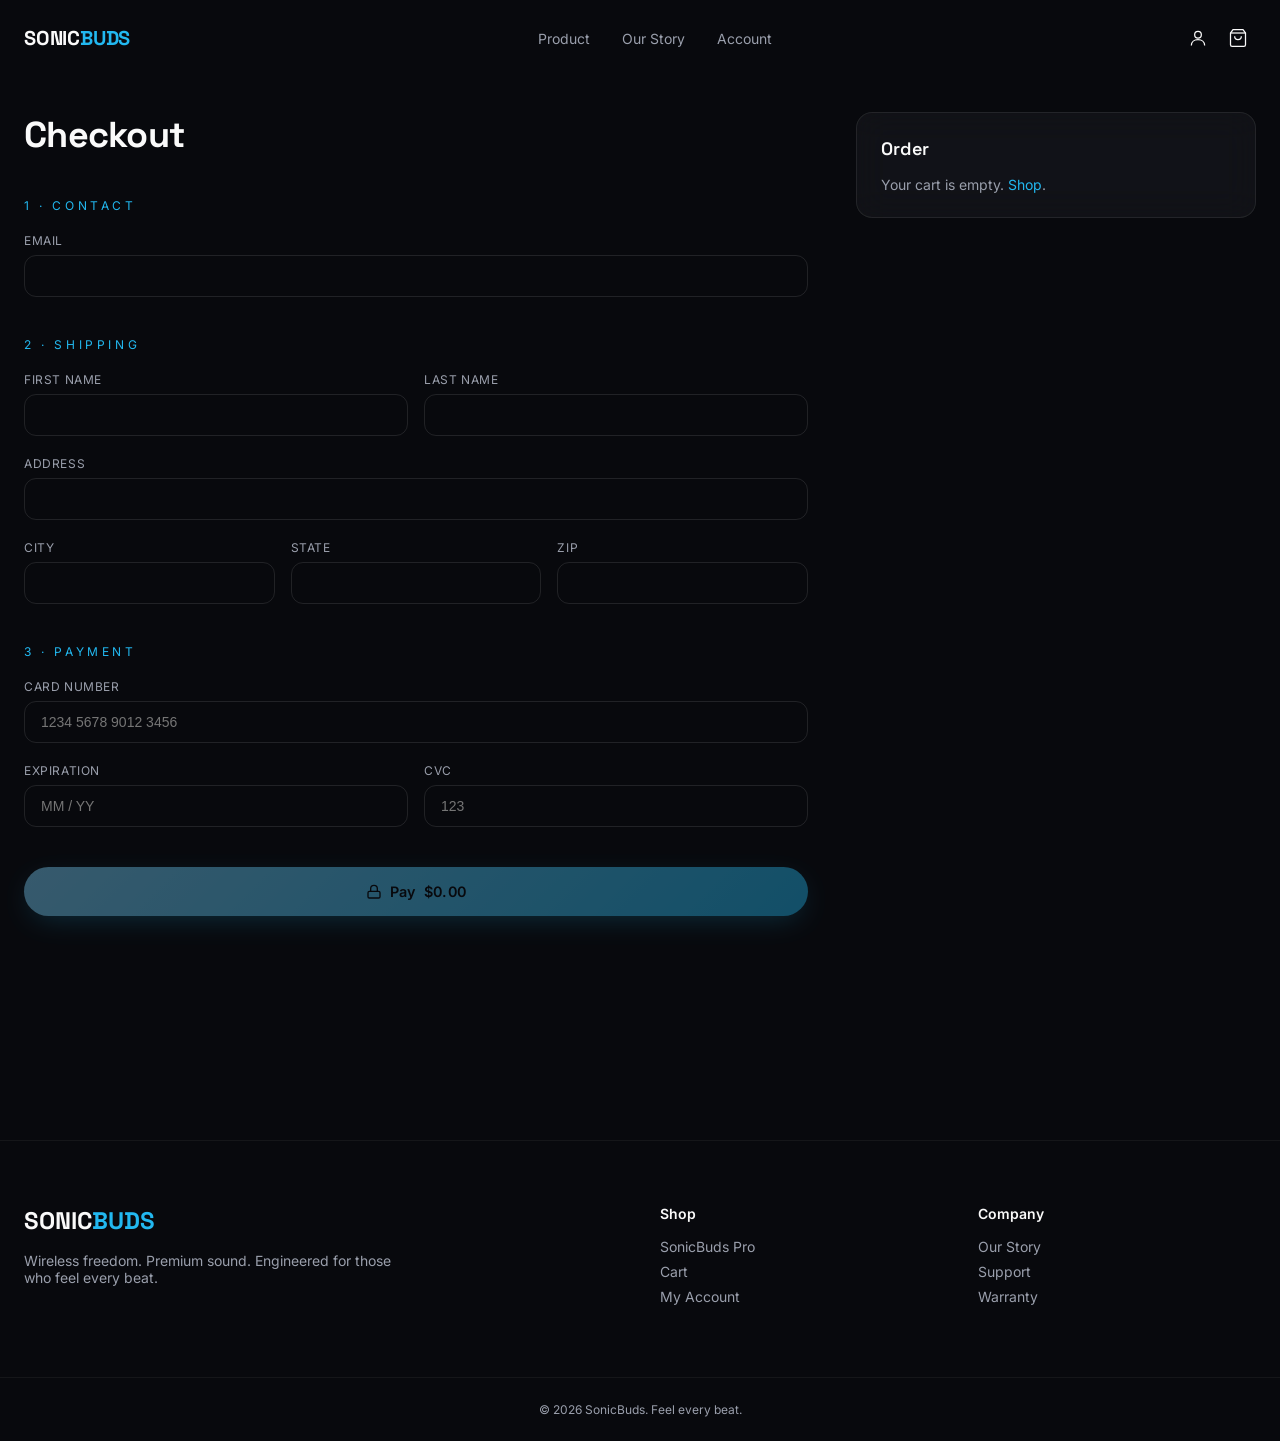
<file: checkout.html>
<!DOCTYPE html>
<html lang="en">
<head>
<meta charset="UTF-8">
<meta name="viewport" content="width=device-width, initial-scale=1">
<title>Checkout · SonicBuds</title>
<meta name="robots" content="noindex">
<link rel="icon" href="data:,">
<link rel="stylesheet" href="styles.css">
</head>
<body>

<header class="nav" id="siteNav">
  <div class="nav-inner">
    <a href="index.html" class="brand">SONIC<span class="accent">BUDS</span></a>
    <nav class="nav-links">
      <a href="product.html">Product</a>
      <a href="about.html">Our Story</a>
      <a href="account.html">Account</a>
    </nav>
    <div class="nav-actions">
      <a href="account.html" class="icon-btn" aria-label="Account">
        <svg viewBox="0 0 24 24" fill="none" stroke="currentColor" stroke-width="1.5"><circle cx="12" cy="8" r="4"/><path d="M4 21c0-4.4 3.6-7 8-7s8 2.6 8 7"/></svg>
      </a>
      <button class="icon-btn" id="cartBtn" aria-label="Cart">
        <svg viewBox="0 0 24 24" fill="none" stroke="currentColor" stroke-width="1.5"><path d="M6 2 3 6v14a2 2 0 0 0 2 2h14a2 2 0 0 0 2-2V6l-3-4Z"/><path d="M3 6h18"/><path d="M16 10a4 4 0 0 1-8 0"/></svg>
        <span class="cart-badge" id="cartBadgeNav">0</span>
      </button>
    </div>
  </div>
</header>

<main class="page-top">

  <div id="checkoutFormView">
    <div class="wrap">
      <div class="checkout-grid">
        <form class="checkout-main" id="checkoutForm">
          <h1>Checkout</h1>

          <section>
            <div class="eyebrow" style="margin-bottom:16px;">1 · Contact</div>
            <div class="cform-fields">
              <label class="field"><span>Email</span><input type="email" required></label>
            </div>
          </section>

          <section>
            <div class="eyebrow" style="margin-bottom:16px;">2 · Shipping</div>
            <div class="cform-fields">
              <div class="cform-row2">
                <label class="field"><span>First name</span><input required></label>
                <label class="field"><span>Last name</span><input required></label>
              </div>
              <label class="field"><span>Address</span><input required></label>
              <div class="cform-row3">
                <label class="field"><span>City</span><input required></label>
                <label class="field"><span>State</span><input required></label>
                <label class="field"><span>ZIP</span><input required></label>
              </div>
            </div>
          </section>

          <section>
            <div class="eyebrow" style="margin-bottom:16px;">3 · Payment</div>
            <div class="cform-fields">
              <label class="field"><span>Card number</span><input placeholder="1234 5678 9012 3456" required></label>
              <div class="cform-row2">
                <label class="field"><span>Expiration</span><input placeholder="MM / YY" required></label>
                <label class="field"><span>CVC</span><input placeholder="123" required></label>
              </div>
            </div>
          </section>

          <button type="submit" class="btn-electric w-full" id="checkoutSubmit">
            <svg width="16" height="16" viewBox="0 0 24 24" fill="none" stroke="currentColor" stroke-width="2"><rect x="3" y="11" width="18" height="10" rx="2"/><path d="M7 11V7a5 5 0 0 1 10 0v4"/></svg>
            Pay <span class="pay-amount">$0.00</span>
          </button>
        </form>

        <aside class="order-box glass" id="orderBox"></aside>
      </div>
    </div>
  </div>

  <div id="orderDoneView" style="display:none;">
    <div class="confirm-wrap">
      <div class="confirm-check">
        <svg viewBox="0 0 24 24" fill="none" stroke="currentColor" stroke-width="2"><path d="M20 6 9 17l-5-5"/></svg>
      </div>
      <h1>Order placed.</h1>
      <p>Your SonicBuds Pro are on their way. We've sent a confirmation email.</p>
    </div>
  </div>

</main>

<footer class="footer">
  <div class="footer-inner">
    <div class="footer-brand">
      <div class="footer-logo">SONIC<span style="color:var(--electric)">BUDS</span></div>
      <p>Wireless freedom. Premium sound. Engineered for those who feel every beat.</p>
    </div>
    <div class="footer-col">
      <div class="h">Shop</div>
      <ul>
        <li><a href="product.html">SonicBuds Pro</a></li>
        <li><a href="cart.html">Cart</a></li>
        <li><a href="account.html">My Account</a></li>
      </ul>
    </div>
    <div class="footer-col">
      <div class="h">Company</div>
      <ul>
        <li><a href="about.html">Our Story</a></li>
        <li><a href="#">Support</a></li>
        <li><a href="#">Warranty</a></li>
      </ul>
    </div>
  </div>
  <div class="footer-bottom">© 2026 SonicBuds. Feel every beat.</div>
</footer>

<div class="overlay" id="cartOverlay"></div>
<aside class="cart-drawer" id="cartDrawer">
  <div class="cart-drawer-head">
    <div class="title">Your Cart</div>
    <button id="drawerClose" aria-label="Close cart">
      <svg viewBox="0 0 24 24" width="20" height="20" fill="none" stroke="currentColor" stroke-width="1.5"><path d="M18 6 6 18M6 6l12 12"/></svg>
    </button>
  </div>
  <div class="cart-drawer-body" id="drawerBody"></div>
  <div class="cart-drawer-footer" id="drawerFooter"></div>
</aside>

<script src="cart.js"></script>
<script src="main.js"></script>
</body>
</html>
</file>
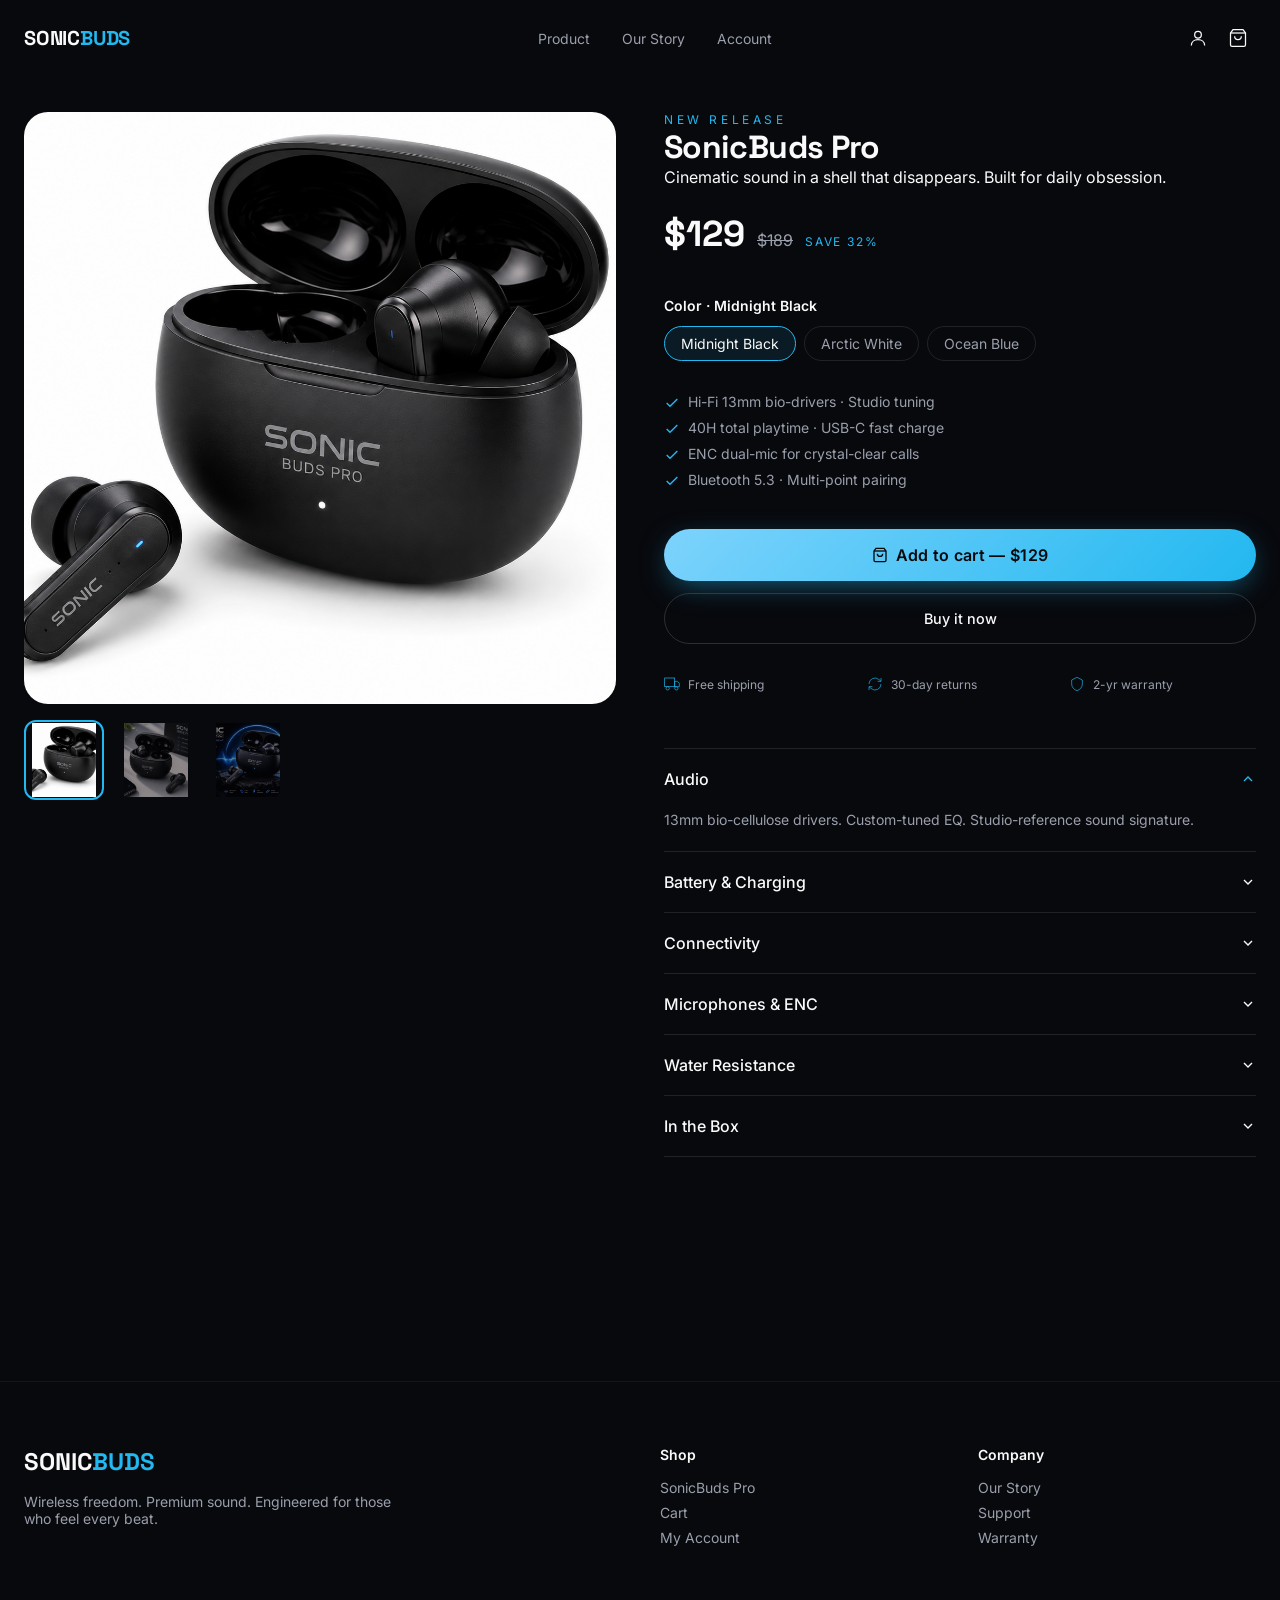
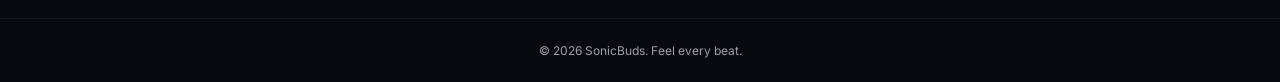
<file: product.html>
<!DOCTYPE html>
<html lang="en">
<head>
<meta charset="UTF-8">
<meta name="viewport" content="width=device-width, initial-scale=1">
<title>SonicBuds Pro · Wireless Earbuds</title>
<meta name="description" content="SonicBuds Pro — Hi-Fi sound, 40H playtime, ENC calls, IPX5, Bluetooth 5.3. $129.">
<link rel="icon" href="data:,">
<link rel="stylesheet" href="styles.css">
</head>
<body>

<header class="nav" id="siteNav">
  <div class="nav-inner">
    <a href="index.html" class="brand">SONIC<span class="accent">BUDS</span></a>
    <nav class="nav-links">
      <a href="product.html">Product</a>
      <a href="about.html">Our Story</a>
      <a href="account.html">Account</a>
    </nav>
    <div class="nav-actions">
      <a href="account.html" class="icon-btn" aria-label="Account">
        <svg viewBox="0 0 24 24" fill="none" stroke="currentColor" stroke-width="1.5"><circle cx="12" cy="8" r="4"/><path d="M4 21c0-4.4 3.6-7 8-7s8 2.6 8 7"/></svg>
      </a>
      <button class="icon-btn" id="cartBtn" aria-label="Cart">
        <svg viewBox="0 0 24 24" fill="none" stroke="currentColor" stroke-width="1.5"><path d="M6 2 3 6v14a2 2 0 0 0 2 2h14a2 2 0 0 0 2-2V6l-3-4Z"/><path d="M3 6h18"/><path d="M16 10a4 4 0 0 1-8 0"/></svg>
        <span class="cart-badge" id="cartBadgeNav">0</span>
      </button>
    </div>
  </div>
</header>

<main class="page-top">
  <div class="wrap">
    <div class="product-grid">
      <div class="gallery-sticky">
        <div class="gallery-main" id="galleryMain">
          <img id="galleryMainImg" src="product ear.png" alt="SonicBuds Pro">
        </div>
        <div class="gallery-thumbs">
          <button class="active"><img src="product ear.png" alt=""></button>
          <button><img src="product earbud.png" alt=""></button>
          <button><img src="heroic image.png" alt=""></button>
        </div>
      </div>

      <div>
        <p class="eyebrow">New Release</p>
        <h1>SonicBuds Pro</h1>
        <p class="tagline">Cinematic sound in a shell that disappears. Built for daily obsession.</p>
        <div class="price-row">
          <div class="now">$129</div>
          <div class="was">$189</div>
          <div class="save">Save 32%</div>
        </div>

        <div class="variant-block">
          <div class="variant-label">Color · <span id="variantLabel">Midnight Black</span></div>
          <div class="variant-options">
            <button class="variant-btn active" data-variant="Midnight Black">Midnight Black</button>
            <button class="variant-btn" data-variant="Arctic White">Arctic White</button>
            <button class="variant-btn" data-variant="Ocean Blue">Ocean Blue</button>
          </div>
        </div>

        <ul class="bullets">
          <li><svg viewBox="0 0 24 24" fill="none" stroke="currentColor" stroke-width="2"><path d="M20 6 9 17l-5-5"/></svg><span>Hi-Fi 13mm bio-drivers · Studio tuning</span></li>
          <li><svg viewBox="0 0 24 24" fill="none" stroke="currentColor" stroke-width="2"><path d="M20 6 9 17l-5-5"/></svg><span>40H total playtime · USB-C fast charge</span></li>
          <li><svg viewBox="0 0 24 24" fill="none" stroke="currentColor" stroke-width="2"><path d="M20 6 9 17l-5-5"/></svg><span>ENC dual-mic for crystal-clear calls</span></li>
          <li><svg viewBox="0 0 24 24" fill="none" stroke="currentColor" stroke-width="2"><path d="M20 6 9 17l-5-5"/></svg><span>Bluetooth 5.3 · Multi-point pairing</span></li>
        </ul>

        <div class="buy-actions">
          <button class="btn-electric w-full" id="addToCartBtn" style="font-size:1rem;">
            <svg width="16" height="16" viewBox="0 0 24 24" fill="none" stroke="currentColor" stroke-width="2"><path d="M6 2 3 6v14a2 2 0 0 0 2 2h14a2 2 0 0 0 2-2V6l-3-4Z"/><path d="M3 6h18"/><path d="M16 10a4 4 0 0 1-8 0"/></svg>
            Add to cart — $129
          </button>
          <a href="checkout.html" class="btn-ghost w-full">Buy it now</a>
        </div>

        <div class="trust-row">
          <div class="item"><svg viewBox="0 0 24 24" fill="none" stroke="currentColor"><rect x="1" y="3" width="15" height="13"/><path d="M16 8h4l3 3v5h-7V8Z"/><circle cx="5.5" cy="18.5" r="2.5"/><circle cx="18.5" cy="18.5" r="2.5"/></svg>Free shipping</div>
          <div class="item"><svg viewBox="0 0 24 24" fill="none" stroke="currentColor"><path d="M3 12a9 9 0 0 1 15-6.7L21 8M21 3v5h-5M21 12a9 9 0 0 1-15 6.7L3 16m0 5v-5h5"/></svg>30-day returns</div>
          <div class="item"><svg viewBox="0 0 24 24" fill="none" stroke="currentColor"><path d="M12 2 4 6v6c0 5 3.5 8.5 8 10 4.5-1.5 8-5 8-10V6l-8-4Z"/></svg>2-yr warranty</div>
        </div>

        <div class="specs">
          <div class="spec open">
            <button class="spec-q"><span class="t">Audio</span><svg viewBox="0 0 24 24" fill="none" stroke="currentColor" stroke-width="2"><path d="m6 9 6 6 6-6"/></svg></button>
            <div class="spec-a"><p>13mm bio-cellulose drivers. Custom-tuned EQ. Studio-reference sound signature.</p></div>
          </div>
          <div class="spec">
            <button class="spec-q"><span class="t">Battery & Charging</span><svg viewBox="0 0 24 24" fill="none" stroke="currentColor" stroke-width="2"><path d="m6 9 6 6 6-6"/></svg></button>
            <div class="spec-a"><p>8H per bud · 40H total with charging case. USB-C fast charge — 10 min = 2H playback.</p></div>
          </div>
          <div class="spec">
            <button class="spec-q"><span class="t">Connectivity</span><svg viewBox="0 0 24 24" fill="none" stroke="currentColor" stroke-width="2"><path d="m6 9 6 6 6-6"/></svg></button>
            <div class="spec-a"><p>Bluetooth 5.3. 10m range. Multi-point pairing. Google Fast Pair supported.</p></div>
          </div>
          <div class="spec">
            <button class="spec-q"><span class="t">Microphones & ENC</span><svg viewBox="0 0 24 24" fill="none" stroke="currentColor" stroke-width="2"><path d="m6 9 6 6 6-6"/></svg></button>
            <div class="spec-a"><p>6 mics with beamforming. Environmental Noise Cancellation for crystal-clear calls.</p></div>
          </div>
          <div class="spec">
            <button class="spec-q"><span class="t">Water Resistance</span><svg viewBox="0 0 24 24" fill="none" stroke="currentColor" stroke-width="2"><path d="m6 9 6 6 6-6"/></svg></button>
            <div class="spec-a"><p>IPX5 rated. Sweatproof and rainproof. Not for swimming.</p></div>
          </div>
          <div class="spec">
            <button class="spec-q"><span class="t">In the Box</span><svg viewBox="0 0 24 24" fill="none" stroke="currentColor" stroke-width="2"><path d="m6 9 6 6 6-6"/></svg></button>
            <div class="spec-a"><p>SonicBuds Pro · Charging case · 3 pairs of silicone tips · USB-C cable · Quick guide.</p></div>
          </div>
        </div>
      </div>
    </div>
  </div>
</main>

<footer class="footer">
  <div class="footer-inner">
    <div class="footer-brand">
      <div class="footer-logo">SONIC<span style="color:var(--electric)">BUDS</span></div>
      <p>Wireless freedom. Premium sound. Engineered for those who feel every beat.</p>
    </div>
    <div class="footer-col">
      <div class="h">Shop</div>
      <ul>
        <li><a href="product.html">SonicBuds Pro</a></li>
        <li><a href="cart.html">Cart</a></li>
        <li><a href="account.html">My Account</a></li>
      </ul>
    </div>
    <div class="footer-col">
      <div class="h">Company</div>
      <ul>
        <li><a href="about.html">Our Story</a></li>
        <li><a href="#">Support</a></li>
        <li><a href="#">Warranty</a></li>
      </ul>
    </div>
  </div>
  <div class="footer-bottom">© 2026 SonicBuds. Feel every beat.</div>
</footer>

<div class="overlay" id="cartOverlay"></div>
<aside class="cart-drawer" id="cartDrawer">
  <div class="cart-drawer-head">
    <div class="title">Your Cart</div>
    <button id="drawerClose" aria-label="Close cart">
      <svg viewBox="0 0 24 24" width="20" height="20" fill="none" stroke="currentColor" stroke-width="1.5"><path d="M18 6 6 18M6 6l12 12"/></svg>
    </button>
  </div>
  <div class="cart-drawer-body" id="drawerBody"></div>
  <div class="cart-drawer-footer" id="drawerFooter"></div>
</aside>

<script src="cart.js"></script>
<script src="main.js"></script>
</body>
</html>
</file>
<file: styles.css>
/* =========================================================
   SONICBUDS PRO — Wireless earbuds · dark electric-blue theme
   ========================================================= */

@import url("https://fonts.googleapis.com/css2?family=Space+Grotesk:wght@500;600;700&family=Inter:wght@400;500;600;700&display=swap");

:root {
  --radius: 0.75rem;

  --background: #08090d;
  --foreground: #fafafa;
  --card: #0e1017;
  --secondary: #1a1d26;
  --muted: #1a1d26;
  --muted-foreground: #9a9fac;
  --border: rgba(255,255,255,0.08);

  --primary: #fafafa;
  --primary-foreground: #08090d;

  --electric: #22b8f0;
  --electric-glow: #7dd3fc;

  --font-display: "Space Grotesk", ui-sans-serif, system-ui, sans-serif;
  --font-sans: "Inter", system-ui, sans-serif;
}

* { box-sizing: border-box; }
html { scroll-behavior: smooth; }
body {
  margin: 0;
  background: var(--background);
  color: var(--foreground);
  font-family: var(--font-sans);
  -webkit-font-smoothing: antialiased;
  overflow-x: hidden;
}
img { display: block; max-width: 100%; }
a { color: inherit; text-decoration: none; }
button { font: inherit; cursor: pointer; background: none; border: none; color: inherit; }
ul { list-style: none; margin: 0; padding: 0; }
::selection { background: var(--electric); color: var(--background); }

h1, h2, h3, h4 { margin: 0; font-family: var(--font-display); letter-spacing: -0.02em; }
p { margin: 0; }

.wrap { max-width: 1280px; margin: 0 auto; padding: 0 24px; }
.wrap-sm { max-width: 900px; margin: 0 auto; padding: 0 24px; }
.wrap-lg { max-width: 1536px; margin: 0 auto; padding: 0 24px; }

.eyebrow { font-size: 0.75rem; letter-spacing: 0.3em; text-transform: uppercase; color: var(--electric); }
.text-gradient { background: linear-gradient(135deg, var(--electric-glow), var(--electric) 60%, #2f5cad); -webkit-background-clip: text; background-clip: text; -webkit-text-fill-color: transparent; color: transparent; }

.glass { background: rgba(255,255,255,0.04); backdrop-filter: blur(16px) saturate(140%); border: 1px solid rgba(255,255,255,0.08); }
.glow-electric { box-shadow: 0 0 40px -8px rgba(34,184,240,0.6), 0 0 80px -20px rgba(34,184,240,0.3); }
.bg-radial-glow { background: radial-gradient(ellipse 80% 60% at 50% 0%, rgba(37,99,180,0.35), transparent 60%); }

@keyframes float-slow { 0%,100% { transform: translateY(0); } 50% { transform: translateY(-16px); } }
@keyframes pulse-glow { 0%,100% { opacity: 0.4; transform: scale(1); } 50% { opacity: 0.8; transform: scale(1.05); } }
.animate-float { animation: float-slow 6s ease-in-out infinite; }
.animate-pulse-glow { animation: pulse-glow 4s ease-in-out infinite; }

/* ---------------- Buttons ---------------- */
.btn-electric {
  position: relative; display: inline-flex; align-items: center; justify-content: center; gap: 8px;
  padding: 16px 32px; border-radius: 999px; background: linear-gradient(135deg, var(--electric-glow), var(--electric));
  color: #08090d; font-weight: 600; letter-spacing: 0.02em; font-size: 0.9rem;
  transition: transform .4s cubic-bezier(0.2,0.8,0.2,1), box-shadow .4s;
  box-shadow: 0 8px 30px -8px rgba(34,184,240,0.6);
}
.btn-electric:hover { transform: translateY(-2px); box-shadow: 0 12px 50px -8px rgba(34,184,240,0.9); }
.btn-electric.w-full { width: 100%; }
.btn-electric:disabled { opacity: 0.4; pointer-events: none; }

.btn-ghost {
  display: inline-flex; align-items: center; justify-content: center; gap: 8px;
  padding: 16px 32px; border-radius: 999px; border: 1px solid rgba(255,255,255,0.15);
  color: var(--foreground); font-weight: 500; font-size: 0.9rem; transition: all .3s;
}
.btn-ghost:hover { background: rgba(255,255,255,0.05); }
.btn-ghost.w-full { width: 100%; }
.btn-ghost.text-sm { padding: 10px 20px; font-size: 0.8rem; }

.icon-btn { position: relative; padding: 8px; border-radius: 999px; display: inline-flex; align-items: center; justify-content: center; transition: background .2s; }
.icon-btn:hover { background: rgba(255,255,255,0.05); }
.icon-btn svg { width: 20px; height: 20px; }

/* ---------------- Nav ---------------- */
.nav { position: fixed; top: 0; inset-inline: 0; z-index: 50; transition: all .5s ease; padding: 20px 0; background: transparent; }
.nav.scrolled { padding: 12px 0; background: rgba(255,255,255,0.04); backdrop-filter: blur(16px) saturate(140%); border-bottom: 1px solid rgba(255,255,255,0.08); }
.nav-inner { max-width: 1280px; margin: 0 auto; padding: 0 24px; display: flex; align-items: center; justify-content: space-between; }
.brand { font-family: var(--font-display); font-weight: 700; font-size: 1.25rem; letter-spacing: -0.01em; }
.brand .accent { color: var(--electric); }
.nav-links { display: none; align-items: center; gap: 32px; font-size: 0.875rem; color: var(--muted-foreground); }
@media (min-width: 768px) { .nav-links { display: flex; } }
.nav-links a:hover { color: var(--foreground); }
.nav-actions { display: flex; align-items: center; gap: 4px; }
.cart-badge {
  position: absolute; top: -2px; right: -2px; height: 16px; min-width: 16px; padding: 0 4px; border-radius: 999px;
  background: var(--electric); color: var(--background); font-size: 10px; font-weight: 700;
  display: none; align-items: center; justify-content: center;
}
.cart-badge.show { display: flex; }

/* ---------------- Footer ---------------- */
.footer { border-top: 1px solid rgba(255,255,255,0.05); margin-top: 128px; }
.footer-inner { max-width: 1280px; margin: 0 auto; padding: 64px 24px; display: grid; gap: 40px; grid-template-columns: 1fr; }
@media (min-width: 768px) { .footer-inner { grid-template-columns: repeat(4,1fr); } }
.footer-brand { grid-column: span 1; }
@media (min-width: 768px) { .footer-brand { grid-column: span 2; } }
.footer-logo { font-family: var(--font-display); font-weight: 700; font-size: 1.5rem; }
.footer-brand p { margin-top: 16px; font-size: 0.875rem; color: var(--muted-foreground); max-width: 24rem; }
.footer-col .h { font-size: 0.875rem; font-weight: 600; margin-bottom: 16px; }
.footer-col li { margin-bottom: 8px; font-size: 0.875rem; color: var(--muted-foreground); }
.footer-col a:hover { color: var(--foreground); }
.footer-bottom { border-top: 1px solid rgba(255,255,255,0.05); padding: 24px; text-align: center; font-size: 0.75rem; color: var(--muted-foreground); }

/* ---------------- Cart drawer ---------------- */
.overlay { position: fixed; inset: 0; z-index: 60; background: rgba(0,0,0,0.7); backdrop-filter: blur(4px); opacity: 0; pointer-events: none; transition: opacity .3s ease; }
.overlay.show { opacity: 1; pointer-events: auto; }
.cart-drawer {
  position: fixed; right: 0; top: 0; bottom: 0; z-index: 61; width: 100%; max-width: 440px;
  background: var(--card); border-left: 1px solid rgba(255,255,255,0.05); display: flex; flex-direction: column;
  transform: translateX(100%); transition: transform .4s cubic-bezier(0.16,1,0.3,1);
}
.cart-drawer.show { transform: translateX(0); }
.cart-drawer-head { display: flex; align-items: center; justify-content: space-between; padding: 20px 24px; border-bottom: 1px solid rgba(255,255,255,0.05); }
.cart-drawer-head .title { font-family: var(--font-display); font-weight: 600; font-size: 1.125rem; }
.cart-drawer-body { flex: 1; overflow-y: auto; padding: 16px 24px; display: flex; flex-direction: column; gap: 16px; }
.cart-drawer-empty { text-align: center; color: var(--muted-foreground); padding: 80px 0; }
.cart-drawer-empty .btn-electric { margin-top: 24px; font-size: 0.875rem; }
.cart-row { display: flex; gap: 16px; padding: 12px; border-radius: 12px; }
.cart-row .thumb { height: 80px; width: 80px; border-radius: 8px; overflow: hidden; flex-shrink: 0; }
.cart-row .thumb img { width: 100%; height: 100%; object-fit: cover; }
.cart-row .info { flex: 1; min-width: 0; }
.cart-row .name { font-weight: 500; white-space: nowrap; overflow: hidden; text-overflow: ellipsis; }
.cart-row .variant { font-size: 0.75rem; color: var(--muted-foreground); }
.cart-row .row2 { margin-top: 8px; display: flex; align-items: center; justify-content: space-between; }
.qty-control { display: inline-flex; align-items: center; gap: 4px; border-radius: 999px; border: 1px solid rgba(255,255,255,0.1); }
.qty-control button { padding: 6px; display: inline-flex; align-items: center; justify-content: center; }
.qty-control svg { width: 12px; height: 12px; }
.qty-control span { width: 24px; text-align: center; font-size: 0.875rem; }
.cart-row .price { font-size: 0.875rem; font-weight: 600; }
.cart-row .remove { color: var(--muted-foreground); padding: 4px; }
.cart-row .remove:hover { color: var(--foreground); }
.cart-row .remove svg { width: 16px; height: 16px; }

.cart-drawer-footer { display: none; flex-direction: column; gap: 16px; border-top: 1px solid rgba(255,255,255,0.05); padding: 20px 24px; }
.cart-drawer-footer.show { display: flex; }
.cart-drawer-footer .row { display: flex; justify-content: space-between; font-size: 0.875rem; }
.cart-drawer-footer .row span:first-child { color: var(--muted-foreground); }
.cart-drawer-footer .row span:last-child { font-weight: 600; }
.cart-drawer-footer .continue { width: 100%; text-align: center; font-size: 0.75rem; color: var(--muted-foreground); padding: 8px; }
.cart-drawer-footer .continue:hover { color: var(--foreground); }

/* ---------------- Hero ---------------- */
.hero { position: relative; height: 100svh; overflow: hidden; }
.hero-media { position: absolute; inset: 0; will-change: transform; }
.hero-media img { height: 100%; width: 100%; object-fit: cover; }
.hero-media .grad1 { position: absolute; inset: 0; background: linear-gradient(to bottom, rgba(8,9,13,0.4), rgba(8,9,13,0.1), var(--background)); }
.hero-media .grad2 { position: absolute; inset: 0; background: linear-gradient(to right, rgba(8,9,13,0.7), transparent 60%); }
.hero-content { position: relative; z-index: 10; height: 100%; display: flex; align-items: center; }
.hero-inner { max-width: 1280px; margin: 0 auto; padding: 0 24px; width: 100%; }
.hero-copy { max-width: 42rem; }
.hero-badge { display: inline-flex; align-items: center; gap: 8px; border-radius: 999px; padding: 6px 12px; font-size: 0.75rem; letter-spacing: 0.15em; text-transform: uppercase; }
.hero-badge .dot { height: 6px; width: 6px; border-radius: 999px; background: var(--electric); }
.hero h1 { margin-top: 24px; font-size: clamp(3rem, 9vw, 6rem); font-weight: 700; line-height: 0.95; }
.hero-sub { margin-top: 24px; font-size: 1.125rem; color: var(--muted-foreground); max-width: 28rem; }
.hero-cta { margin-top: 40px; display: flex; flex-wrap: wrap; gap: 12px; }
.scroll-hint { position: absolute; bottom: 32px; left: 50%; transform: translateX(-50%); z-index: 10; font-size: 0.75rem; letter-spacing: 0.15em; text-transform: uppercase; color: var(--muted-foreground); }

/* ---------------- Sections ---------------- */
.section { position: relative; padding: 96px 0; }
.section-lg { padding: 128px 0; }
@media (min-width: 640px) { .section-lg { padding: 192px 0; } }

.narrative-head { text-align: center; }
.narrative-head h2 { margin-top: 24px; font-size: clamp(2.25rem, 6vw, 3.75rem); font-weight: 600; line-height: 1.1; }
.narrative-head .dim { color: var(--muted-foreground); }
.narrative-head p { margin-top: 32px; font-size: 1.125rem; color: var(--muted-foreground); max-width: 42rem; margin-left: auto; margin-right: auto; }

.solution-grid { margin-top: 64px; display: grid; gap: 64px; grid-template-columns: 1fr; align-items: center; }
@media (min-width: 1024px) { .solution-grid { grid-template-columns: repeat(2,1fr); } }
.solution-media { position: relative; border-radius: 24px; overflow: hidden; aspect-ratio: 4/5; }
.solution-media img { width: 100%; height: 100%; object-fit: cover; }
.solution-copy h2 { font-size: clamp(2.25rem, 5vw, 3rem); font-weight: 600; line-height: 1.15; }
.solution-copy p { margin-top: 24px; font-size: 1.125rem; color: var(--muted-foreground); }
.stat-grid { margin-top: 40px; display: grid; grid-template-columns: repeat(2,1fr); gap: 24px; }
.stat-item { border-left: 1px solid rgba(34,184,240,0.4); padding-left: 16px; }
.stat-item .k { font-family: var(--font-display); font-size: 1.875rem; font-weight: 700; }
.stat-item .v { margin-top: 4px; font-size: 0.75rem; letter-spacing: 0.15em; text-transform: uppercase; color: var(--muted-foreground); }

.feature-grid { margin-top: 64px; display: grid; gap: 16px; grid-template-columns: 1fr; }
@media (min-width: 640px) { .feature-grid { grid-template-columns: repeat(2,1fr); } }
@media (min-width: 1024px) { .feature-grid { grid-template-columns: repeat(3,1fr); } }
.feature-card { position: relative; border-radius: 16px; padding: 32px; transition: all .5s; }
.feature-card:hover { border-color: rgba(34,184,240,0.4); transform: translateY(-4px); }
.feature-card .ico { height: 48px; width: 48px; border-radius: 12px; background: rgba(34,184,240,0.1); display: flex; align-items: center; justify-content: center; margin-bottom: 24px; transition: background .2s; }
.feature-card:hover .ico { background: rgba(34,184,240,0.2); }
.feature-card .ico svg { width: 20px; height: 20px; color: var(--electric); }
.feature-card .t { font-family: var(--font-display); font-weight: 600; font-size: 1.125rem; }
.feature-card .b { margin-top: 8px; font-size: 0.875rem; color: var(--muted-foreground); line-height: 1.6; }

.big-media { border-radius: 24px; overflow: hidden; aspect-ratio: 16/10; }
.big-media img { width: 100%; height: 100%; object-fit: cover; }

.stars-row { display: inline-flex; align-items: center; gap: 2px; }
.stars-row svg { width: 20px; height: 20px; color: var(--electric); fill: currentColor; }
.social-head { text-align: center; }
.social-head .n { margin-top: 12px; font-size: 0.875rem; color: var(--muted-foreground); }
.testimonial-grid { margin-top: 56px; display: grid; gap: 20px; grid-template-columns: 1fr; }
@media (min-width: 768px) { .testimonial-grid { grid-template-columns: repeat(3,1fr); } }
.testimonial { border-radius: 16px; padding: 32px; height: 100%; }
.testimonial .stars { display: flex; gap: 2px; margin-bottom: 16px; }
.testimonial .stars svg { width: 14px; height: 14px; color: var(--electric); fill: currentColor; }
.testimonial p { color: rgba(250,250,250,0.9); line-height: 1.6; }
.testimonial footer { margin-top: 24px; font-size: 0.875rem; }
.testimonial .name { font-weight: 600; }
.testimonial .role { font-size: 0.75rem; color: var(--muted-foreground); }

.cta-section { text-align: center; }
.cta-section h2 { font-size: clamp(3rem, 8vw, 4.5rem); font-weight: 700; line-height: 1.05; }
.cta-actions { margin-top: 40px; display: flex; flex-wrap: wrap; justify-content: center; gap: 12px; }
.cta-note { margin-top: 24px; font-size: 0.75rem; color: var(--muted-foreground); }

/* ---------------- Product page ---------------- */
.page-top { padding-top: 112px; padding-bottom: 96px; }
.product-grid { display: grid; gap: 48px; grid-template-columns: 1fr; }
@media (min-width: 1024px) { .product-grid { grid-template-columns: repeat(2,1fr); } }
.gallery-sticky { align-self: start; }
@media (min-width: 1024px) { .gallery-sticky { position: sticky; top: 96px; } }
.gallery-main { position: relative; border-radius: 24px; overflow: hidden; aspect-ratio: 1/1; background: var(--card); }
.gallery-main img { position: absolute; inset: 0; width: 100%; height: 100%; object-fit: cover; transition: opacity .3s ease; }
.gallery-thumbs { margin-top: 16px; display: flex; gap: 12px; }
.gallery-thumbs button { height: 80px; width: 80px; border-radius: 12px; overflow: hidden; border: 2px solid transparent; opacity: 0.6; transition: all .2s; }
.gallery-thumbs button.active { border-color: var(--electric); opacity: 1; }
.gallery-thumbs button:hover { opacity: 1; }
.gallery-thumbs img { width: 100%; height: 100%; object-fit: cover; }

.pdetails h1 { margin-top: 12px; font-size: clamp(2.5rem, 6vw, 3.75rem); font-weight: 700; }
.pdetails > .tagline { margin-top: 16px; font-size: 1.125rem; color: var(--muted-foreground); }
.price-row { margin-top: 24px; display: flex; align-items: baseline; gap: 12px; }
.price-row .now { font-family: var(--font-display); font-size: 2.25rem; font-weight: 700; }
.price-row .was { color: var(--muted-foreground); text-decoration: line-through; }
.price-row .save { font-size: 0.75rem; letter-spacing: 0.15em; text-transform: uppercase; color: var(--electric); }

.variant-block { margin-top: 40px; }
.variant-label { font-size: 0.875rem; font-weight: 600; margin-bottom: 12px; }
.variant-options { display: flex; gap: 8px; flex-wrap: wrap; }
.variant-btn { padding: 8px 16px; border-radius: 999px; font-size: 0.875rem; border: 1px solid rgba(255,255,255,0.1); color: var(--muted-foreground); transition: all .2s; }
.variant-btn.active { border-color: var(--electric); background: rgba(34,184,240,0.1); color: var(--foreground); }
.variant-btn:hover:not(.active) { color: var(--foreground); }

.bullets { margin-top: 32px; display: flex; flex-direction: column; gap: 8px; font-size: 0.875rem; }
.bullets li { display: flex; gap: 8px; color: var(--muted-foreground); }
.bullets svg { width: 16px; height: 16px; color: var(--electric); flex-shrink: 0; margin-top: 2px; }

.buy-actions { margin-top: 40px; display: flex; flex-direction: column; gap: 12px; }

.trust-row { margin-top: 32px; display: grid; grid-template-columns: repeat(3,1fr); gap: 16px; font-size: 0.75rem; color: var(--muted-foreground); }
.trust-row .item { display: flex; align-items: center; gap: 8px; }
.trust-row svg { width: 16px; height: 16px; color: var(--electric); flex-shrink: 0; }

.specs { margin-top: 56px; border-top: 1px solid rgba(255,255,255,0.1); }
.spec { border-bottom: 1px solid rgba(255,255,255,0.1); }
.spec-q { width: 100%; display: flex; align-items: center; justify-content: space-between; padding: 20px 0; text-align: left; }
.spec-q .t { font-weight: 500; }
.spec-q svg { width: 16px; height: 16px; transition: transform .25s; }
.spec.open .spec-q svg { transform: rotate(180deg); color: var(--electric); }
.spec-a { max-height: 0; overflow: hidden; transition: max-height .3s ease; }
.spec.open .spec-a { max-height: 200px; }
.spec-a p { padding-bottom: 20px; font-size: 0.875rem; color: var(--muted-foreground); line-height: 1.6; }

/* ---------------- Cart page ---------------- */
.cart-page-grid { margin-top: 40px; display: grid; gap: 40px; grid-template-columns: 1fr; }
@media (min-width: 1024px) { .cart-page-grid { grid-template-columns: 1fr 360px; } }
.cart-page-items { display: flex; flex-direction: column; gap: 16px; }
.cart-page-row { display: flex; gap: 20px; padding: 20px; border-radius: 16px; }
.cart-page-row .thumb { height: 112px; width: 112px; border-radius: 12px; overflow: hidden; flex-shrink: 0; }
.cart-page-row .thumb img { width: 100%; height: 100%; object-fit: cover; }
.cart-page-row .info { flex: 1; min-width: 0; }
.cart-page-row .name { font-weight: 600; font-size: 1.125rem; }
.cart-page-row .variant { font-size: 0.875rem; color: var(--muted-foreground); }
.cart-page-row .actions { margin-top: 16px; display: flex; align-items: center; gap: 16px; }
.cart-page-row .remove-link { font-size: 0.875rem; color: var(--muted-foreground); display: inline-flex; align-items: center; gap: 4px; }
.cart-page-row .remove-link:hover { color: var(--foreground); }
.cart-page-row .remove-link svg { width: 16px; height: 16px; }
.cart-page-row .price { font-weight: 600; }
.cart-page-empty { margin-top: 48px; text-align: center; padding: 96px 0; border-radius: 24px; }
.cart-page-empty p { color: var(--muted-foreground); }
.cart-page-empty .btn-electric { margin-top: 24px; display: inline-flex; font-size: 0.875rem; }

.summary-box { border-radius: 16px; padding: 24px; height: fit-content; }
@media (min-width: 1024px) { .summary-box { position: sticky; top: 96px; } }
.summary-box .h { font-family: var(--font-display); font-weight: 600; font-size: 1.25rem; margin-bottom: 24px; }
.summary-box .row { display: flex; justify-content: space-between; font-size: 0.875rem; padding: 6px 0; }
.summary-box .row .lbl { color: var(--muted-foreground); }
.summary-box .row.total { padding-top: 12px; border-top: 1px solid rgba(255,255,255,0.1); font-size: 1rem; font-weight: 600; }
.summary-box .btn-electric { width: 100%; margin-top: 24px; }

/* ---------------- Checkout ---------------- */
.checkout-grid { margin-top: 0; display: grid; gap: 48px; grid-template-columns: 1fr; }
@media (min-width: 1024px) { .checkout-grid { grid-template-columns: 1fr 400px; } }
.checkout-main { display: flex; flex-direction: column; gap: 40px; }
.checkout-main h1 { font-size: 2.25rem; font-weight: 700; }
.cform-fields { display: grid; gap: 16px; }
.cform-row2 { display: grid; grid-template-columns: repeat(2,1fr); gap: 16px; }
.cform-row3 { display: grid; grid-template-columns: repeat(3,1fr); gap: 16px; }
.field span { font-size: 0.75rem; color: var(--muted-foreground); text-transform: uppercase; letter-spacing: 0.05em; }
.field input {
  margin-top: 6px; width: 100%; background: transparent; border: 1px solid rgba(255,255,255,0.1); border-radius: 12px;
  padding: 12px 16px; font-size: 0.875rem; color: var(--foreground); transition: all .2s;
}
.field input:focus { outline: none; border-color: var(--electric); box-shadow: 0 0 0 3px rgba(34,184,240,0.2); }

.order-box { border-radius: 16px; padding: 24px; height: fit-content; }
@media (min-width: 1024px) { .order-box { position: sticky; top: 96px; } }
.order-box .h { font-family: var(--font-display); font-weight: 600; font-size: 1.125rem; margin-bottom: 16px; }
.order-box-empty { font-size: 0.875rem; color: var(--muted-foreground); }
.order-box-empty a { color: var(--electric); }
.order-list { display: flex; flex-direction: column; gap: 12px; }
.order-row2 { display: flex; gap: 12px; }
.order-row2 .thumb { height: 56px; width: 56px; border-radius: 8px; overflow: hidden; flex-shrink: 0; }
.order-row2 .thumb img { width: 100%; height: 100%; object-fit: cover; }
.order-row2 .info { flex: 1; min-width: 0; font-size: 0.875rem; }
.order-row2 .name { font-weight: 500; white-space: nowrap; overflow: hidden; text-overflow: ellipsis; }
.order-row2 .variant { font-size: 0.75rem; color: var(--muted-foreground); }
.order-row2 .price { font-size: 0.875rem; font-weight: 600; }
.order-totals { margin-top: 20px; padding-top: 20px; border-top: 1px solid rgba(255,255,255,0.1); display: flex; flex-direction: column; gap: 8px; font-size: 0.875rem; }
.order-totals .row { display: flex; justify-content: space-between; }
.order-totals .row .lbl { color: var(--muted-foreground); }
.order-totals .total { display: flex; justify-content: space-between; font-weight: 600; font-size: 1rem; padding-top: 8px; border-top: 1px solid rgba(255,255,255,0.1); }

.confirm-wrap { padding-top: 160px; padding-bottom: 96px; max-width: 36rem; margin: 0 auto; padding-left: 24px; padding-right: 24px; text-align: center; }
.confirm-check { margin: 0 auto; height: 64px; width: 64px; border-radius: 999px; background: rgba(34,184,240,0.2); display: flex; align-items: center; justify-content: center; }
.confirm-check svg { width: 32px; height: 32px; color: var(--electric); }
.confirm-wrap h1 { margin-top: 32px; font-size: 2.25rem; font-weight: 700; }
.confirm-wrap p { margin-top: 12px; color: var(--muted-foreground); }

/* ---------------- About ---------------- */
.about-hero { position: relative; height: 70svh; overflow: hidden; }
.about-hero img { position: absolute; inset: 0; height: 100%; width: 100%; object-fit: cover; }
.about-hero .grad { position: absolute; inset: 0; background: linear-gradient(to bottom, rgba(8,9,13,0.6), rgba(8,9,13,0.3), var(--background)); }
.about-hero-content { position: relative; z-index: 10; height: 100%; display: flex; align-items: flex-end; padding-bottom: 96px; }
.about-hero-content .inner { max-width: 1024px; margin: 0 auto; padding: 0 24px; width: 100%; }
.about-hero-content h1 { margin-top: 16px; font-size: clamp(3rem, 8vw, 4.5rem); font-weight: 700; max-width: 48rem; line-height: 1.1; }
.about-body { padding: 128px 24px; max-width: 48rem; margin: 0 auto; display: flex; flex-direction: column; gap: 32px; font-size: 1.125rem; color: var(--muted-foreground); }
.about-body .strong { color: var(--foreground); font-size: 1.25rem; line-height: 1.6; }
.about-grid2 { padding: 0 24px 96px; max-width: 1152px; margin: 0 auto; display: grid; gap: 24px; grid-template-columns: 1fr; }
@media (min-width: 640px) { .about-grid2 { grid-template-columns: repeat(2,1fr); } }
.about-grid2 .img1 { border-radius: 24px; overflow: hidden; aspect-ratio: 4/5; }
.about-grid2 .img2 { border-radius: 24px; overflow: hidden; aspect-ratio: 4/5; margin-top: 64px; }
.about-grid2 img { width: 100%; height: 100%; object-fit: cover; }
.about-stats { padding: 128px 24px; max-width: 1152px; margin: 0 auto; display: grid; gap: 32px; grid-template-columns: 1fr; text-align: center; }
@media (min-width: 640px) { .about-stats { grid-template-columns: repeat(3,1fr); } }
.about-stats .k { font-family: var(--font-display); font-size: 3.75rem; font-weight: 700; }
.about-stats .v { margin-top: 8px; font-size: 0.875rem; letter-spacing: 0.15em; text-transform: uppercase; color: var(--muted-foreground); }
.about-cta { padding-bottom: 96px; text-align: center; }

/* ---------------- Account ---------------- */
.account-wrap { padding-top: 112px; padding-bottom: 96px; max-width: 1152px; margin: 0 auto; padding-left: 24px; padding-right: 24px; }
.account-head { display: flex; align-items: flex-end; justify-content: space-between; flex-wrap: wrap; gap: 16px; }
.account-head h1 { margin-top: 8px; font-size: 3rem; font-weight: 700; }
.account-grid { margin-top: 48px; display: grid; gap: 24px; grid-template-columns: 1fr; }
@media (min-width: 1024px) { .account-grid { grid-template-columns: 220px 1fr; } }
.account-nav { border-radius: 16px; padding: 12px; height: fit-content; }
@media (min-width: 1024px) { .account-nav { position: sticky; top: 96px; } }
.account-nav button { width: 100%; display: flex; align-items: center; gap: 12px; padding: 12px 16px; border-radius: 12px; font-size: 0.875rem; text-align: left; color: var(--muted-foreground); transition: all .2s; }
.account-nav button.active { background: rgba(34,184,240,0.1); color: var(--foreground); }
.account-nav button:not(.active):hover { background: rgba(255,255,255,0.05); color: var(--foreground); }
.account-nav svg { width: 16px; height: 16px; }
.account-main { display: flex; flex-direction: column; gap: 24px; }
.orders-panel { border-radius: 16px; padding: 24px; }
.orders-panel .h { font-family: var(--font-display); font-weight: 600; font-size: 1.125rem; margin-bottom: 16px; }
.order-card2 { display: flex; gap: 20px; padding: 16px; border-radius: 12px; background: rgba(255,255,255,0.02); border: 1px solid rgba(255,255,255,0.05); margin-bottom: 12px; }
.order-card2:last-child { margin-bottom: 0; }
.order-card2 .thumb { height: 64px; width: 64px; border-radius: 8px; overflow: hidden; flex-shrink: 0; }
.order-card2 .thumb img { width: 100%; height: 100%; object-fit: cover; }
.order-card2 .info { flex: 1; min-width: 0; }
.order-card2 .name { font-weight: 500; }
.order-card2 .meta { font-size: 0.75rem; color: var(--muted-foreground); }
.order-card2 .status { margin-top: 4px; display: inline-flex; align-items: center; gap: 4px; font-size: 0.75rem; color: var(--electric); }
.order-card2 .status svg { width: 12px; height: 12px; }
.order-card2 .right { text-align: right; }
.order-card2 .total { font-weight: 600; }
.order-card2 .track { font-size: 0.75rem; color: var(--muted-foreground); margin-top: 4px; }
.order-card2 .track:hover { color: var(--foreground); }
.account-cards2 { display: grid; gap: 24px; grid-template-columns: 1fr; }
@media (min-width: 640px) { .account-cards2 { grid-template-columns: repeat(2,1fr); } }
.account-card2 { border-radius: 16px; padding: 24px; }
.account-card2 .h { font-size: 0.875rem; color: var(--muted-foreground); text-transform: uppercase; letter-spacing: 0.1em; }
.account-card2 .body { margin-top: 12px; font-size: 0.875rem; line-height: 1.6; }
.account-card2 .sub { font-size: 0.75rem; color: var(--muted-foreground); }

/* ---------------- 404 ---------------- */
.notfound { min-height: 100vh; display: flex; align-items: center; justify-content: center; padding: 16px; }
.notfound-inner { max-width: 28rem; text-align: center; }
.notfound-inner h1 { font-size: 4.5rem; font-weight: 700; }
.notfound-inner h2 { margin-top: 16px; font-size: 1.25rem; font-weight: 600; }
.notfound-inner p { margin-top: 8px; font-size: 0.875rem; color: var(--muted-foreground); }
.notfound-inner .btn-electric { margin-top: 24px; display: inline-flex; font-size: 0.875rem; }

/* ---------------- Reveal ---------------- */
.reveal { opacity: 0; transform: translateY(30px); transition: opacity .9s cubic-bezier(0.2,0.8,0.2,1), transform .9s cubic-bezier(0.2,0.8,0.2,1); }
.reveal.in { opacity: 1; transform: translateY(0); }

@media (max-width: 640px) {
  .cform-row2, .cform-row3 { grid-template-columns: 1fr; }
}
</file>
